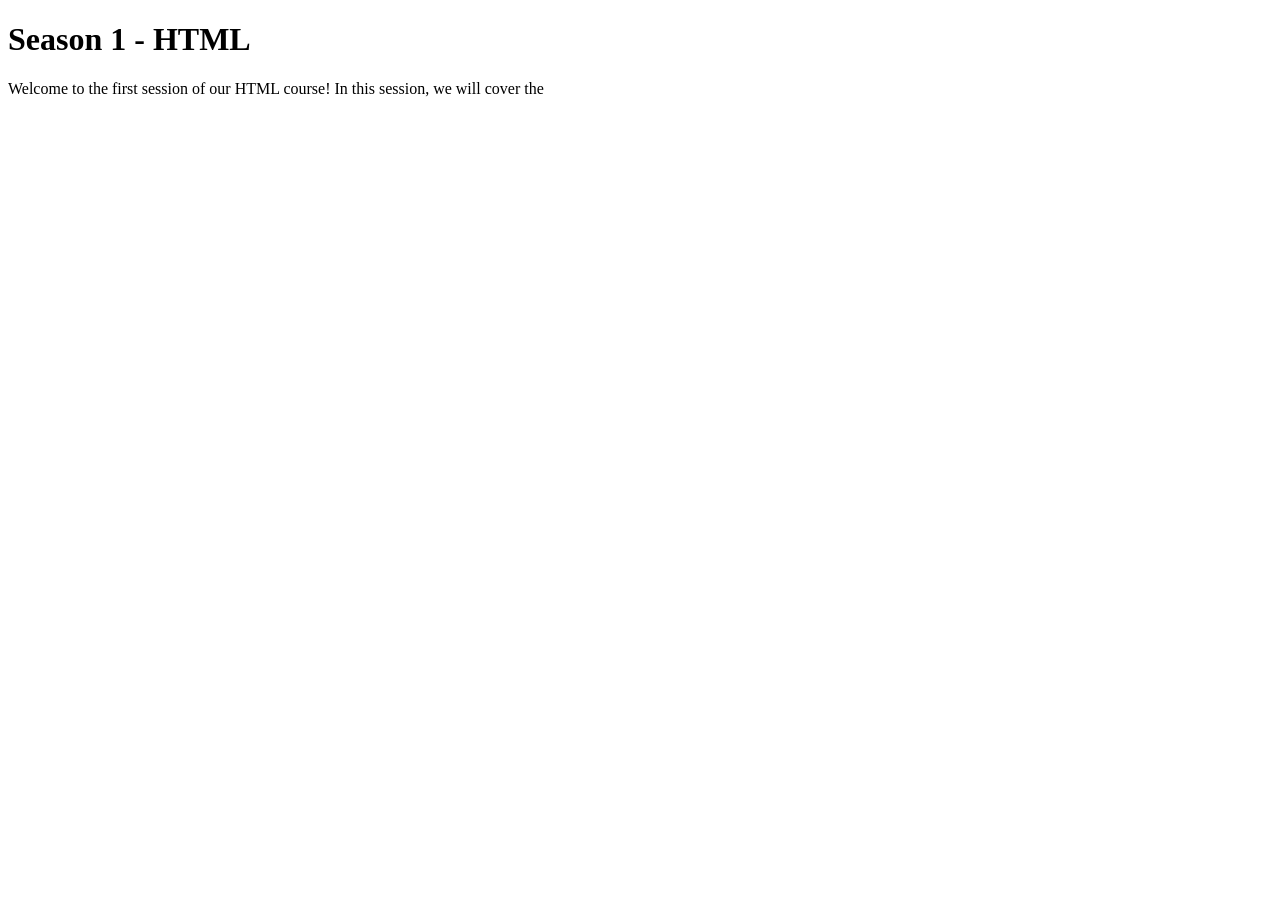
<file: latihan/html/index.html>
<!doctype html>
<html lang="en">
  <head>
    <meta charset="UTF-8" />
    <meta name="viewport" content="width=device-width, initial-scale=1.0" />
    <title>season 1 - html</title>
  </head>
  <body>
    <h1>Season 1 - HTML</h1>
    <p>
      Welcome to the first session of our HTML course! In this session, we will
      cover the
    </p>
  </body>
</html>
</file>
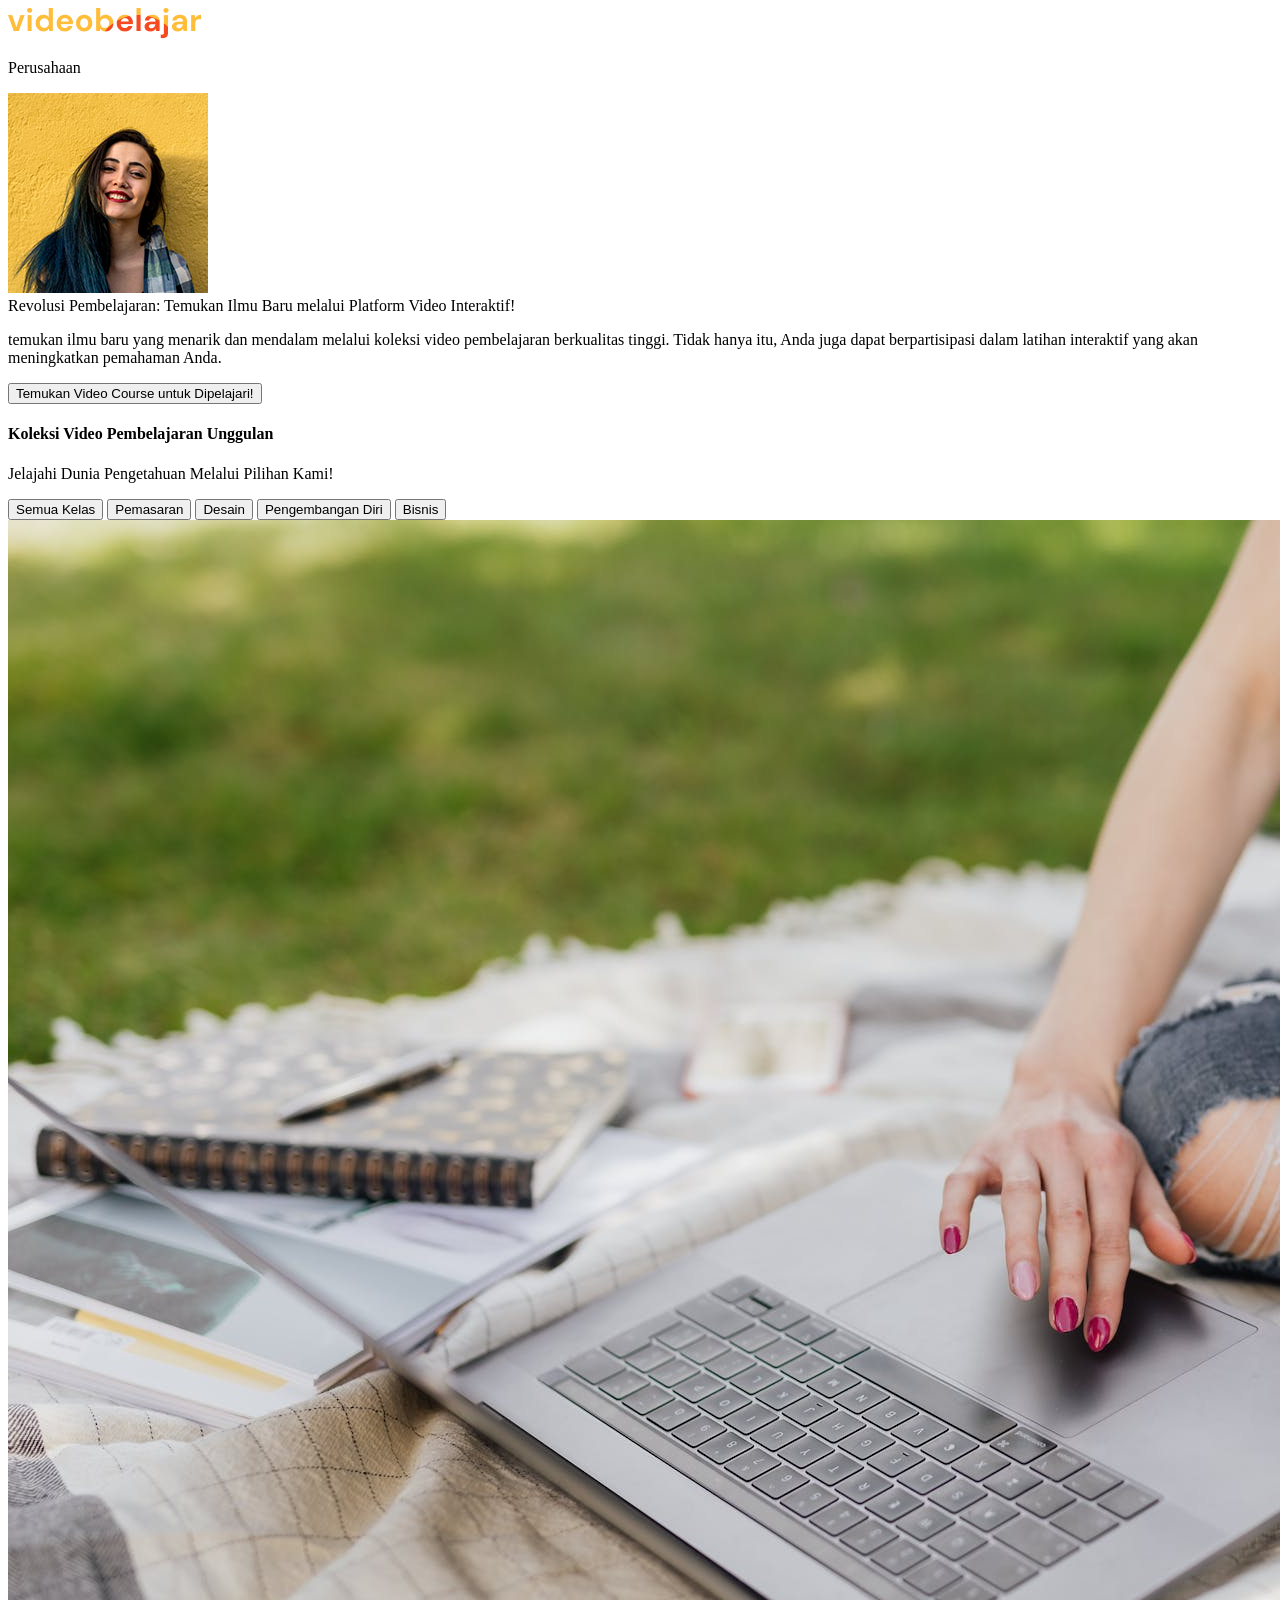
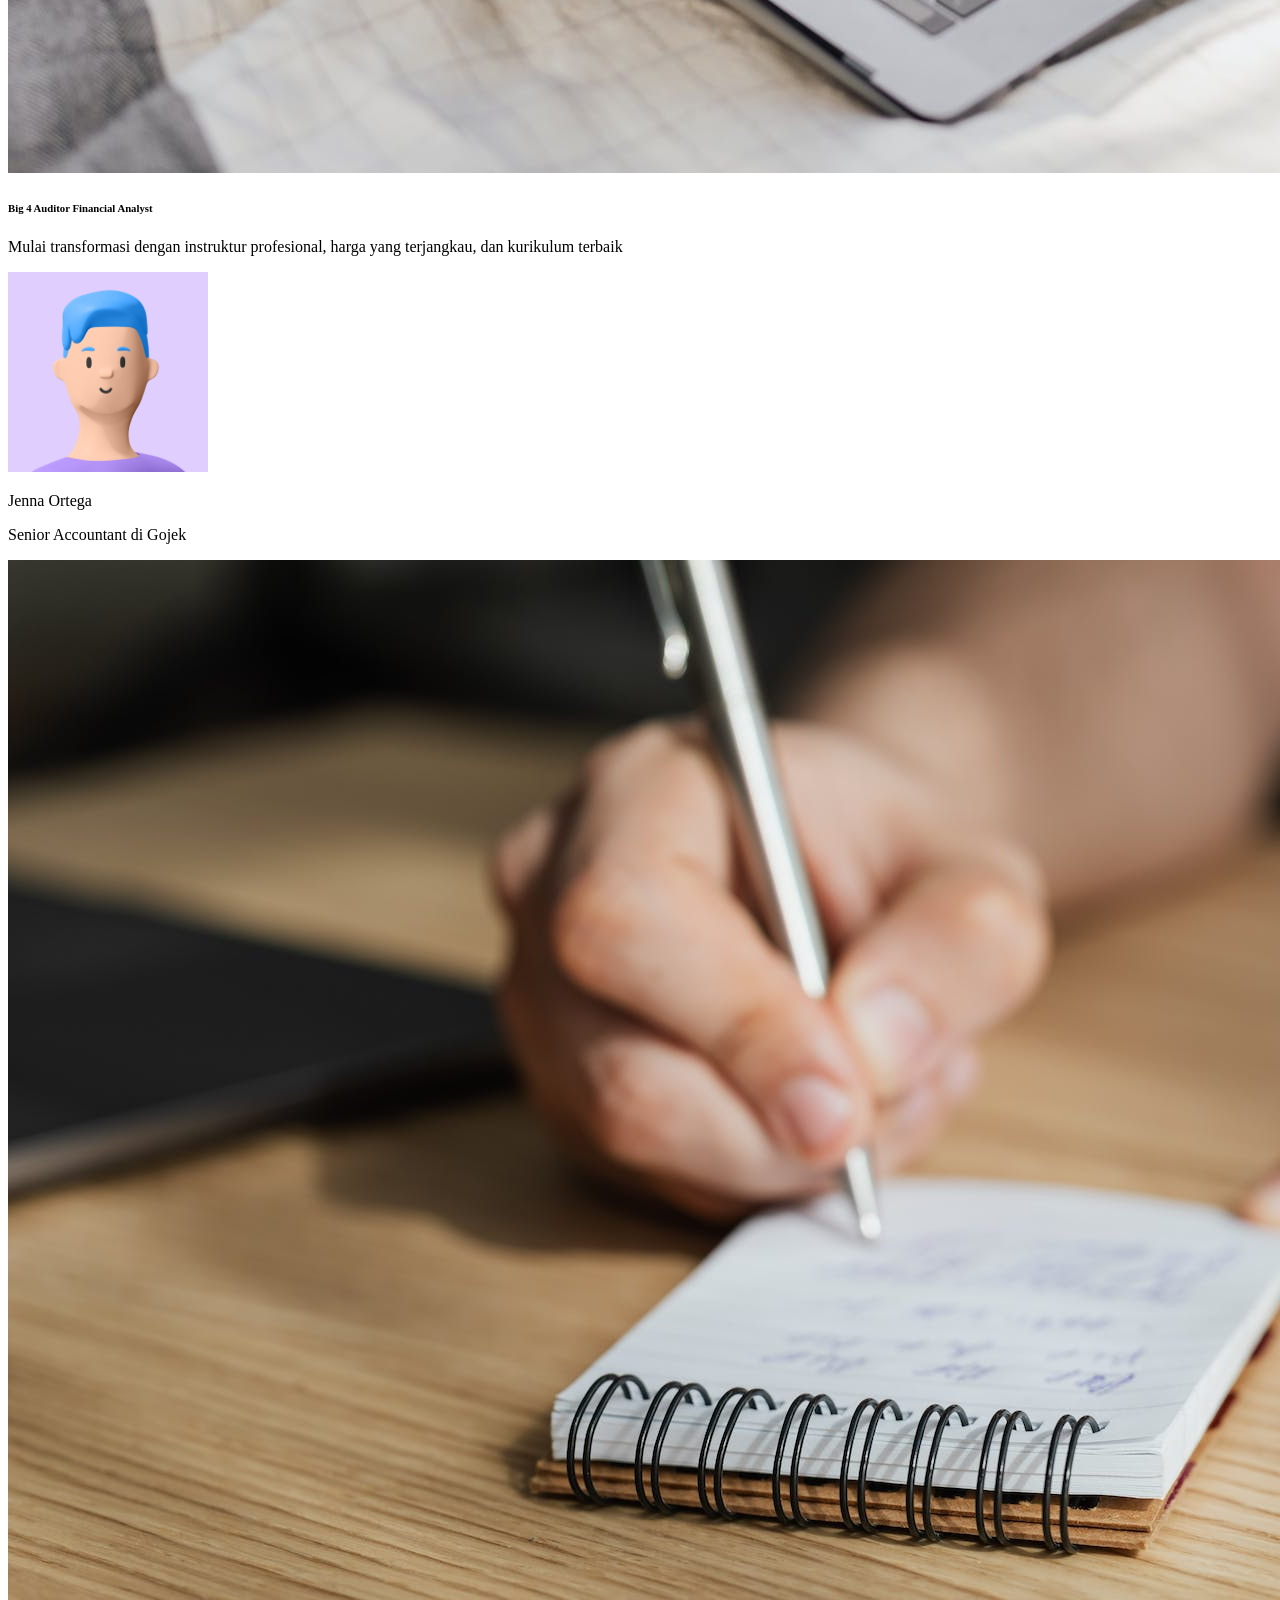
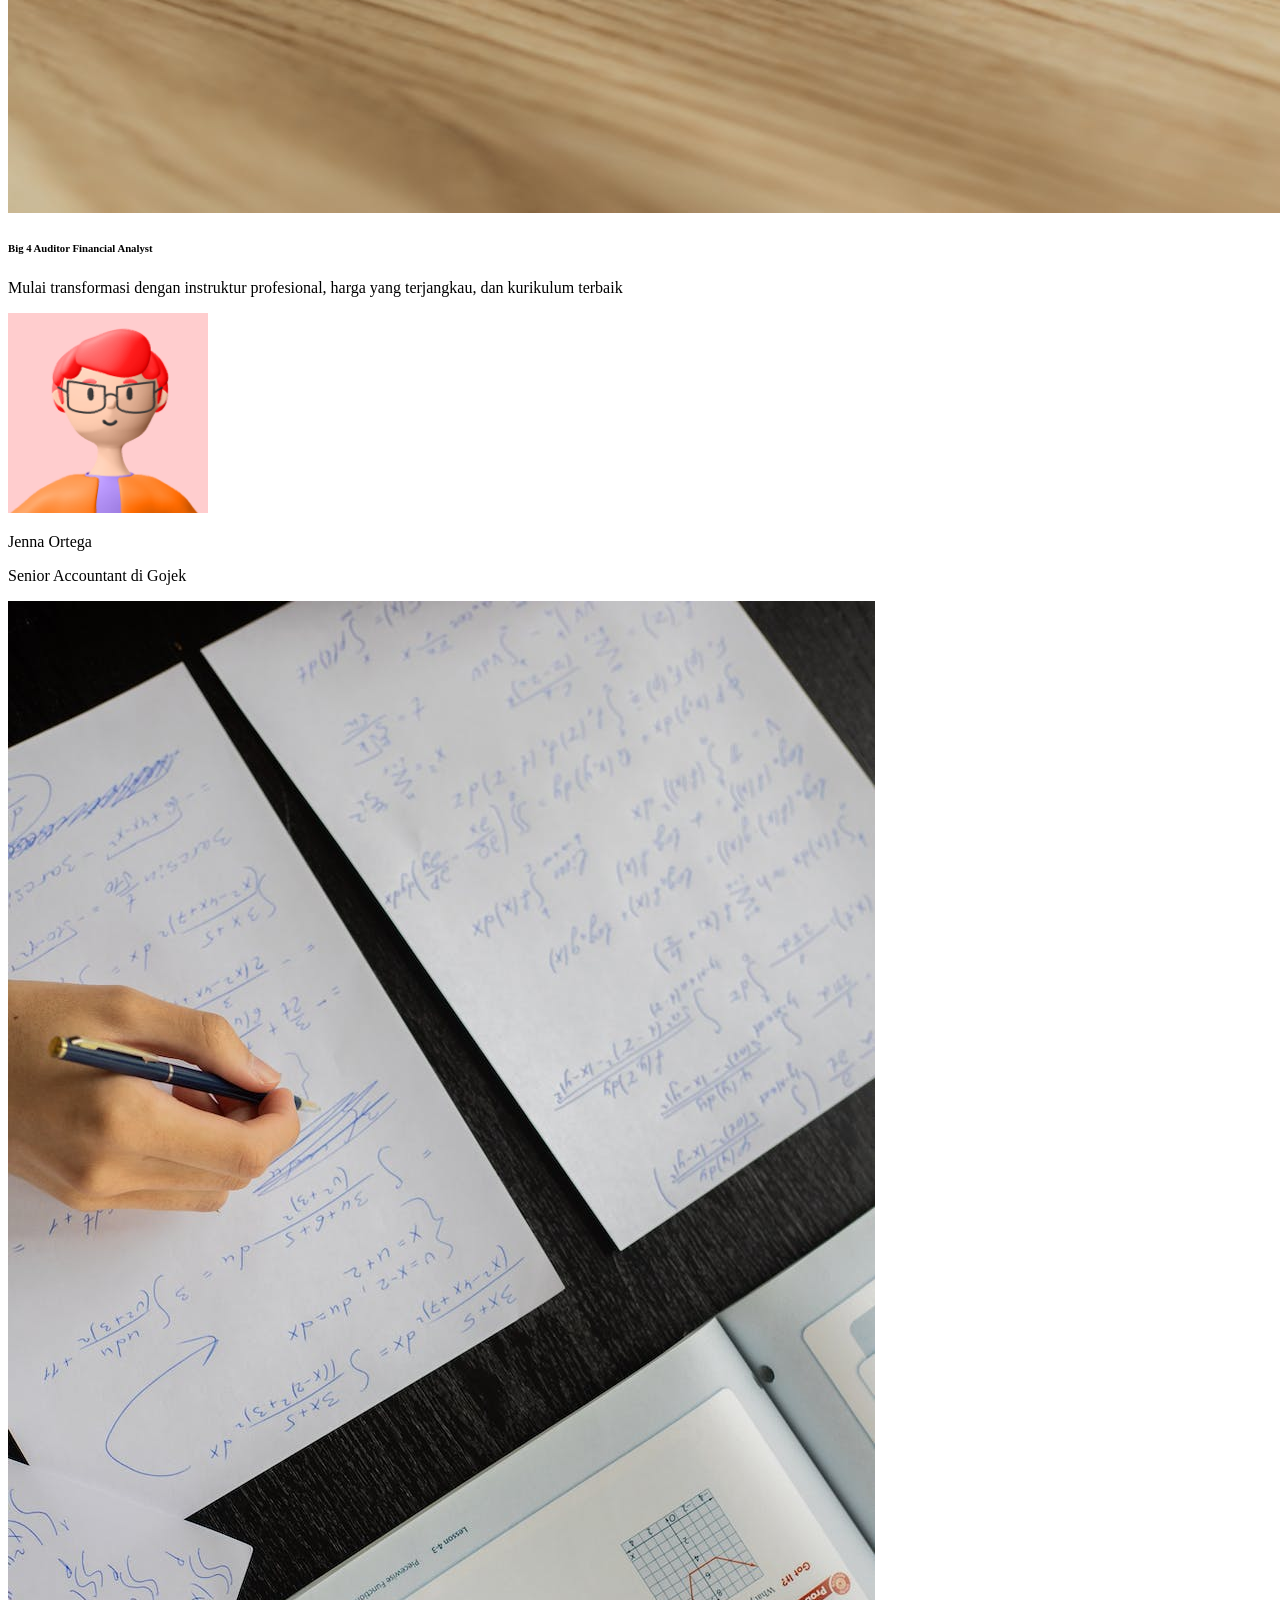
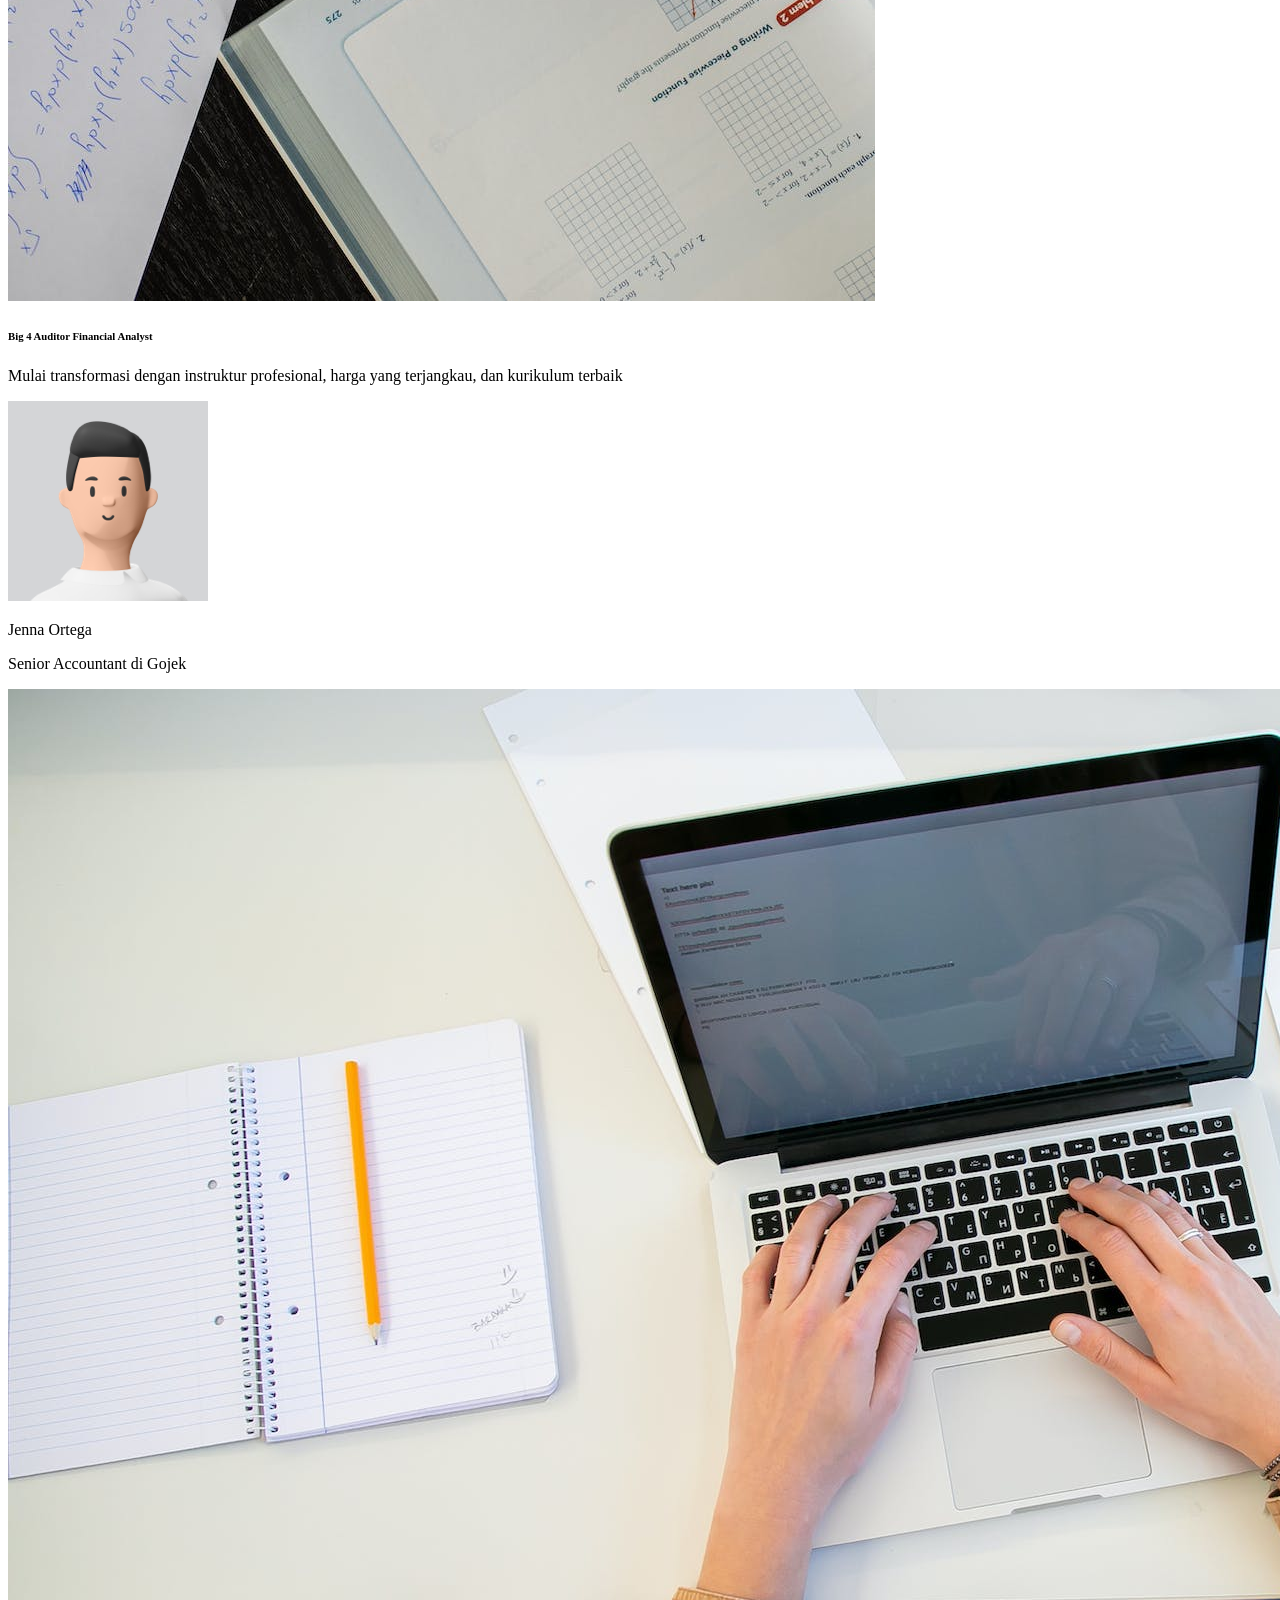
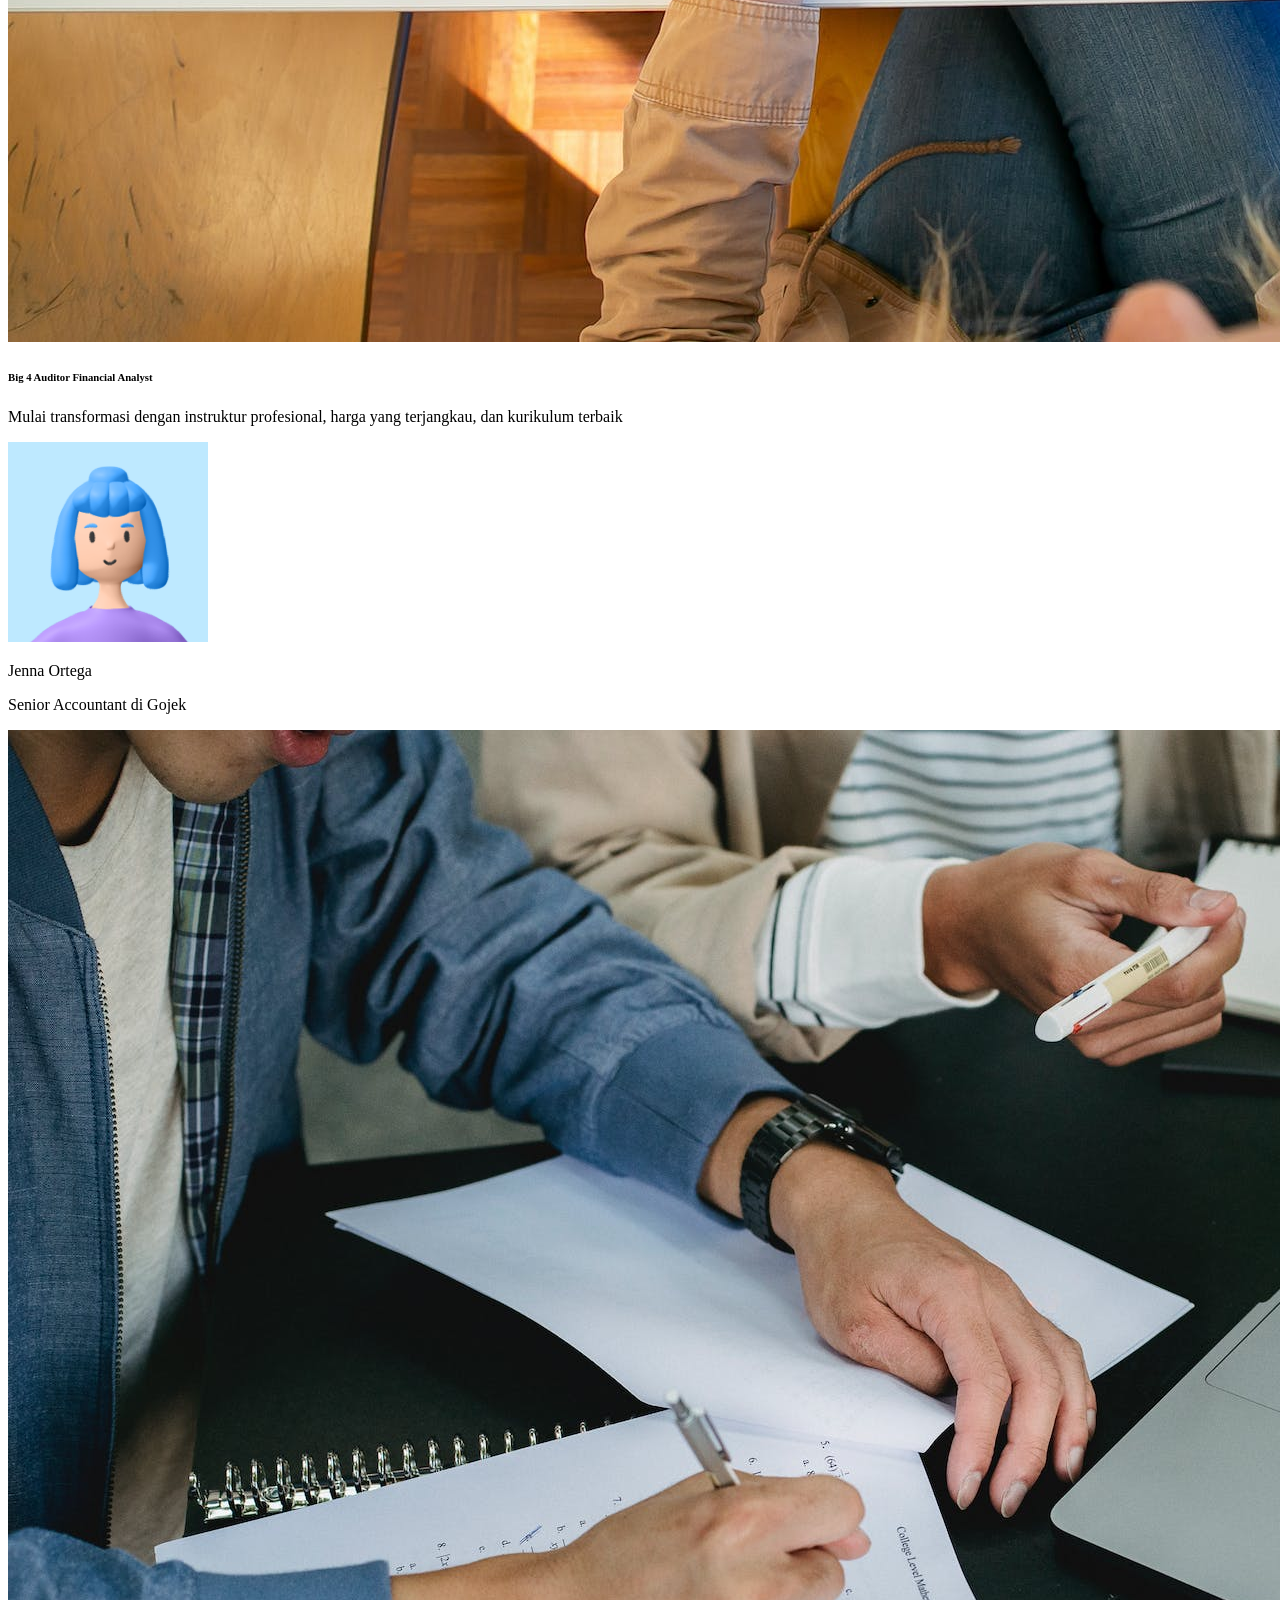
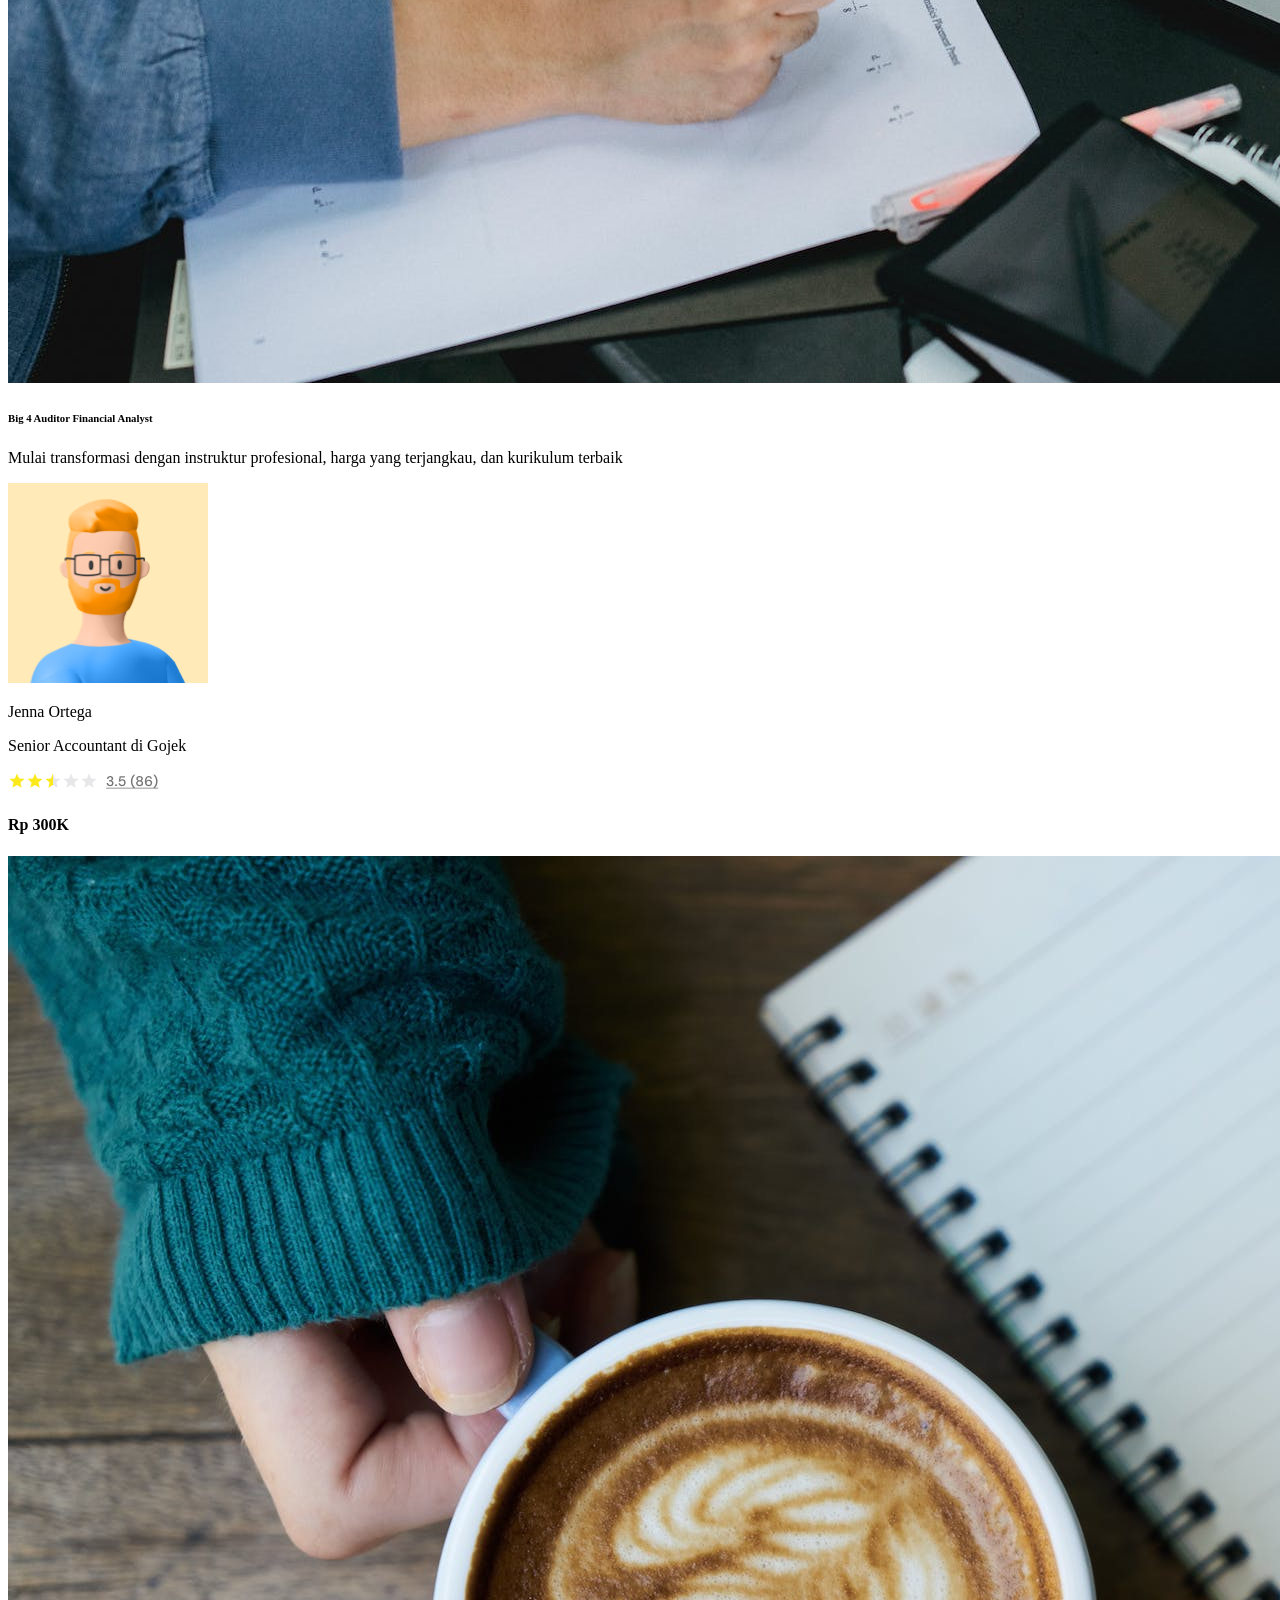
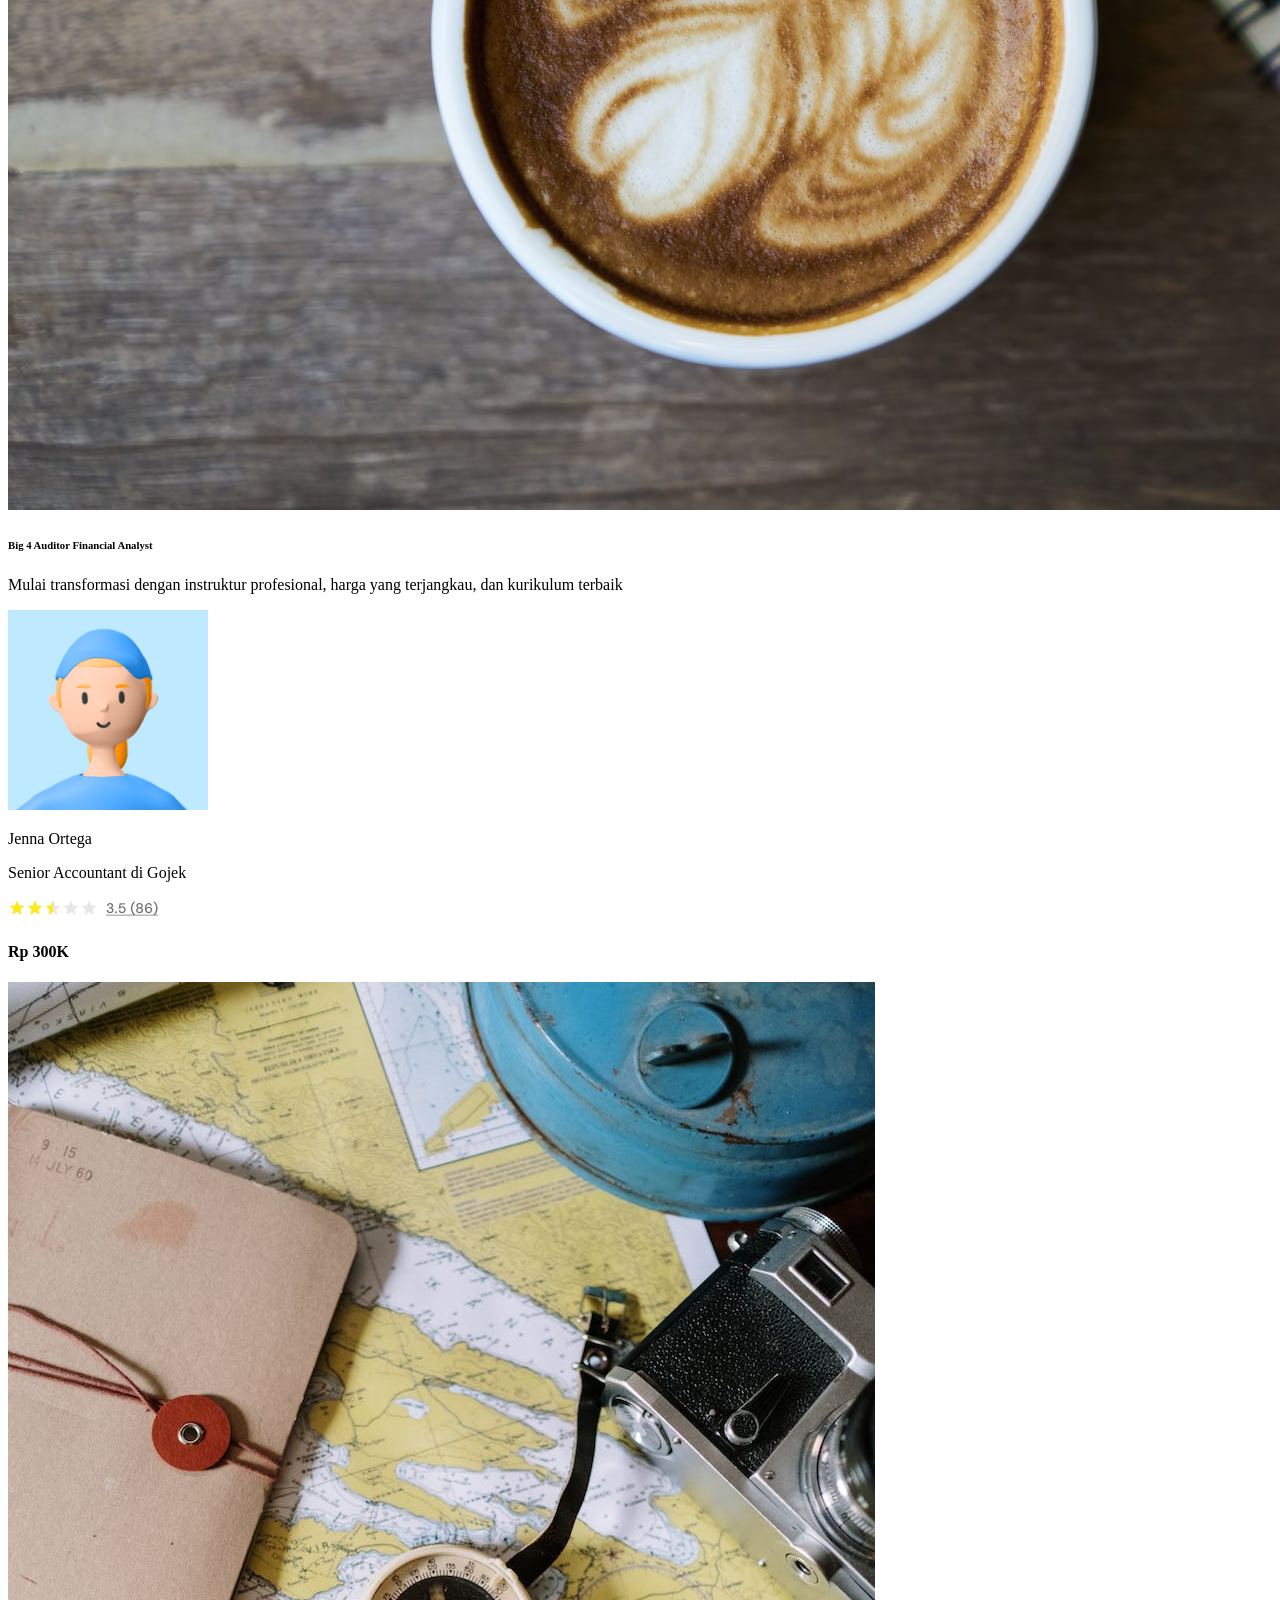
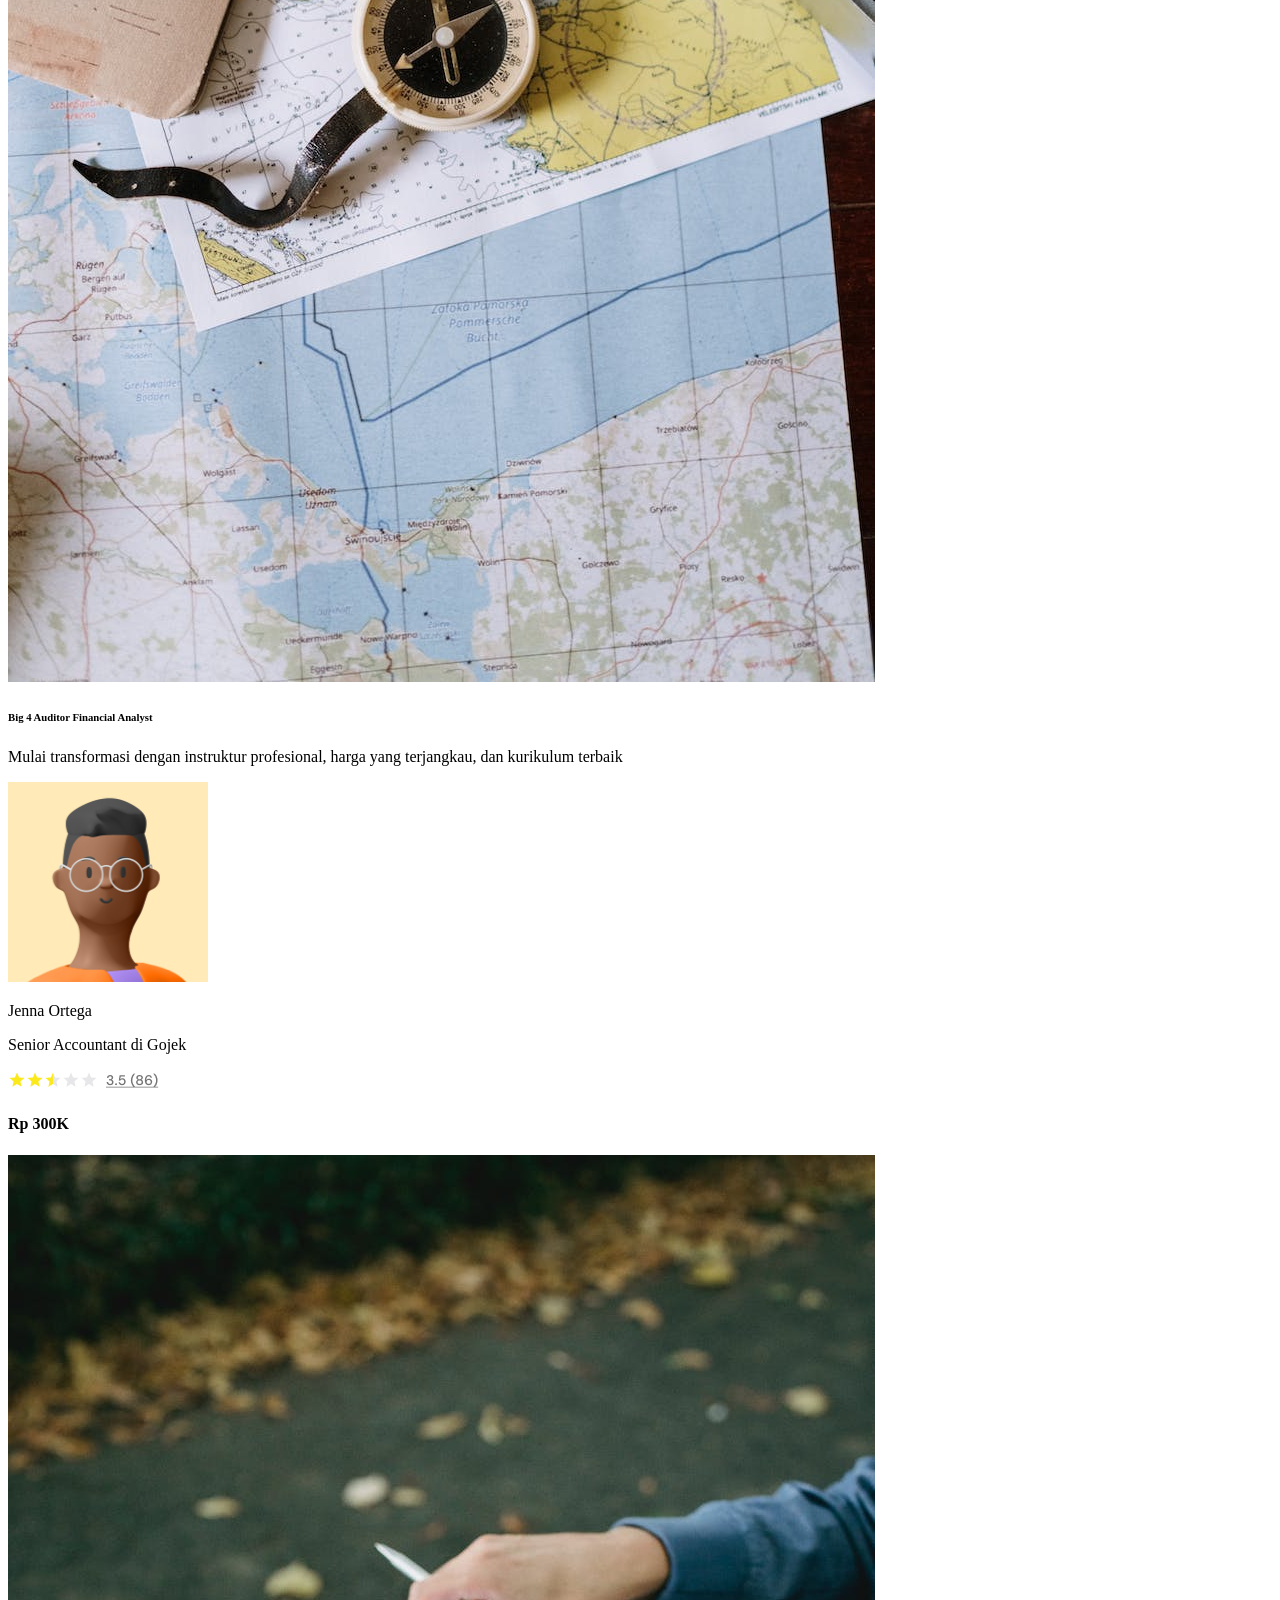
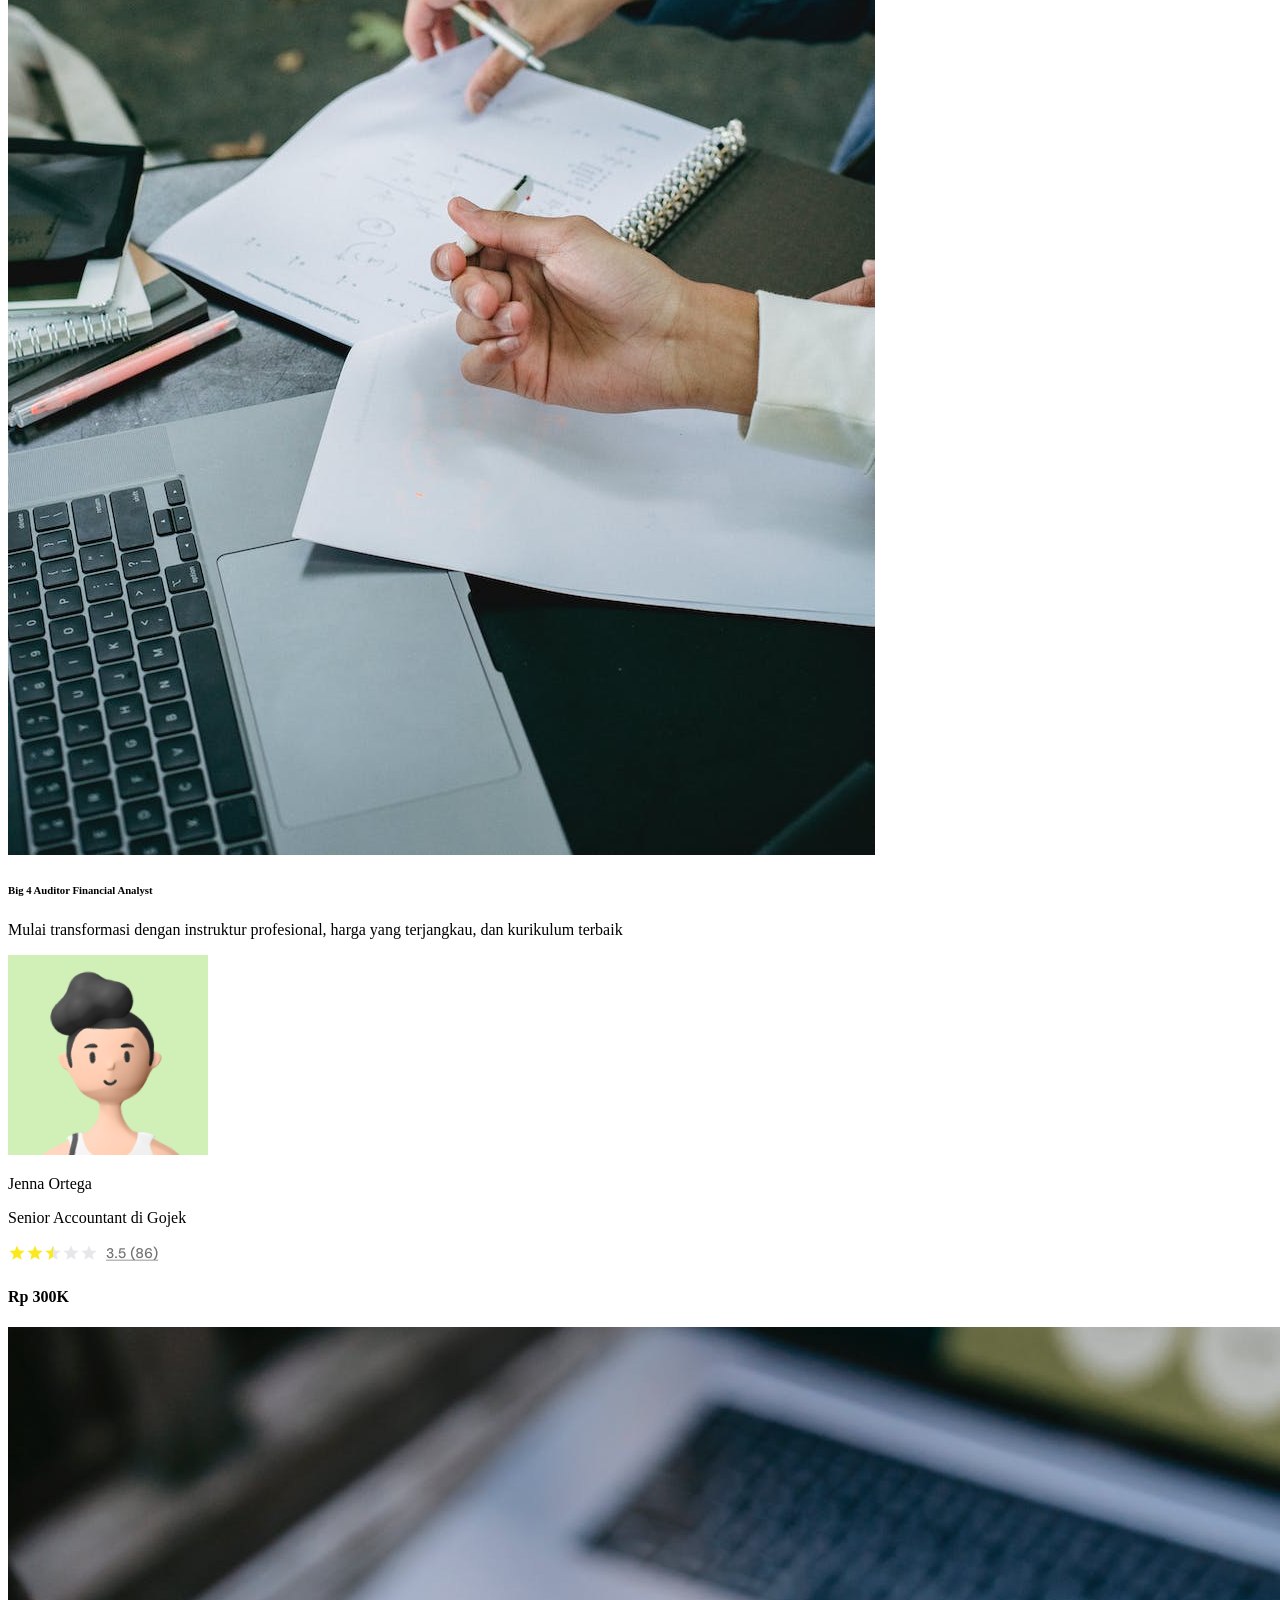
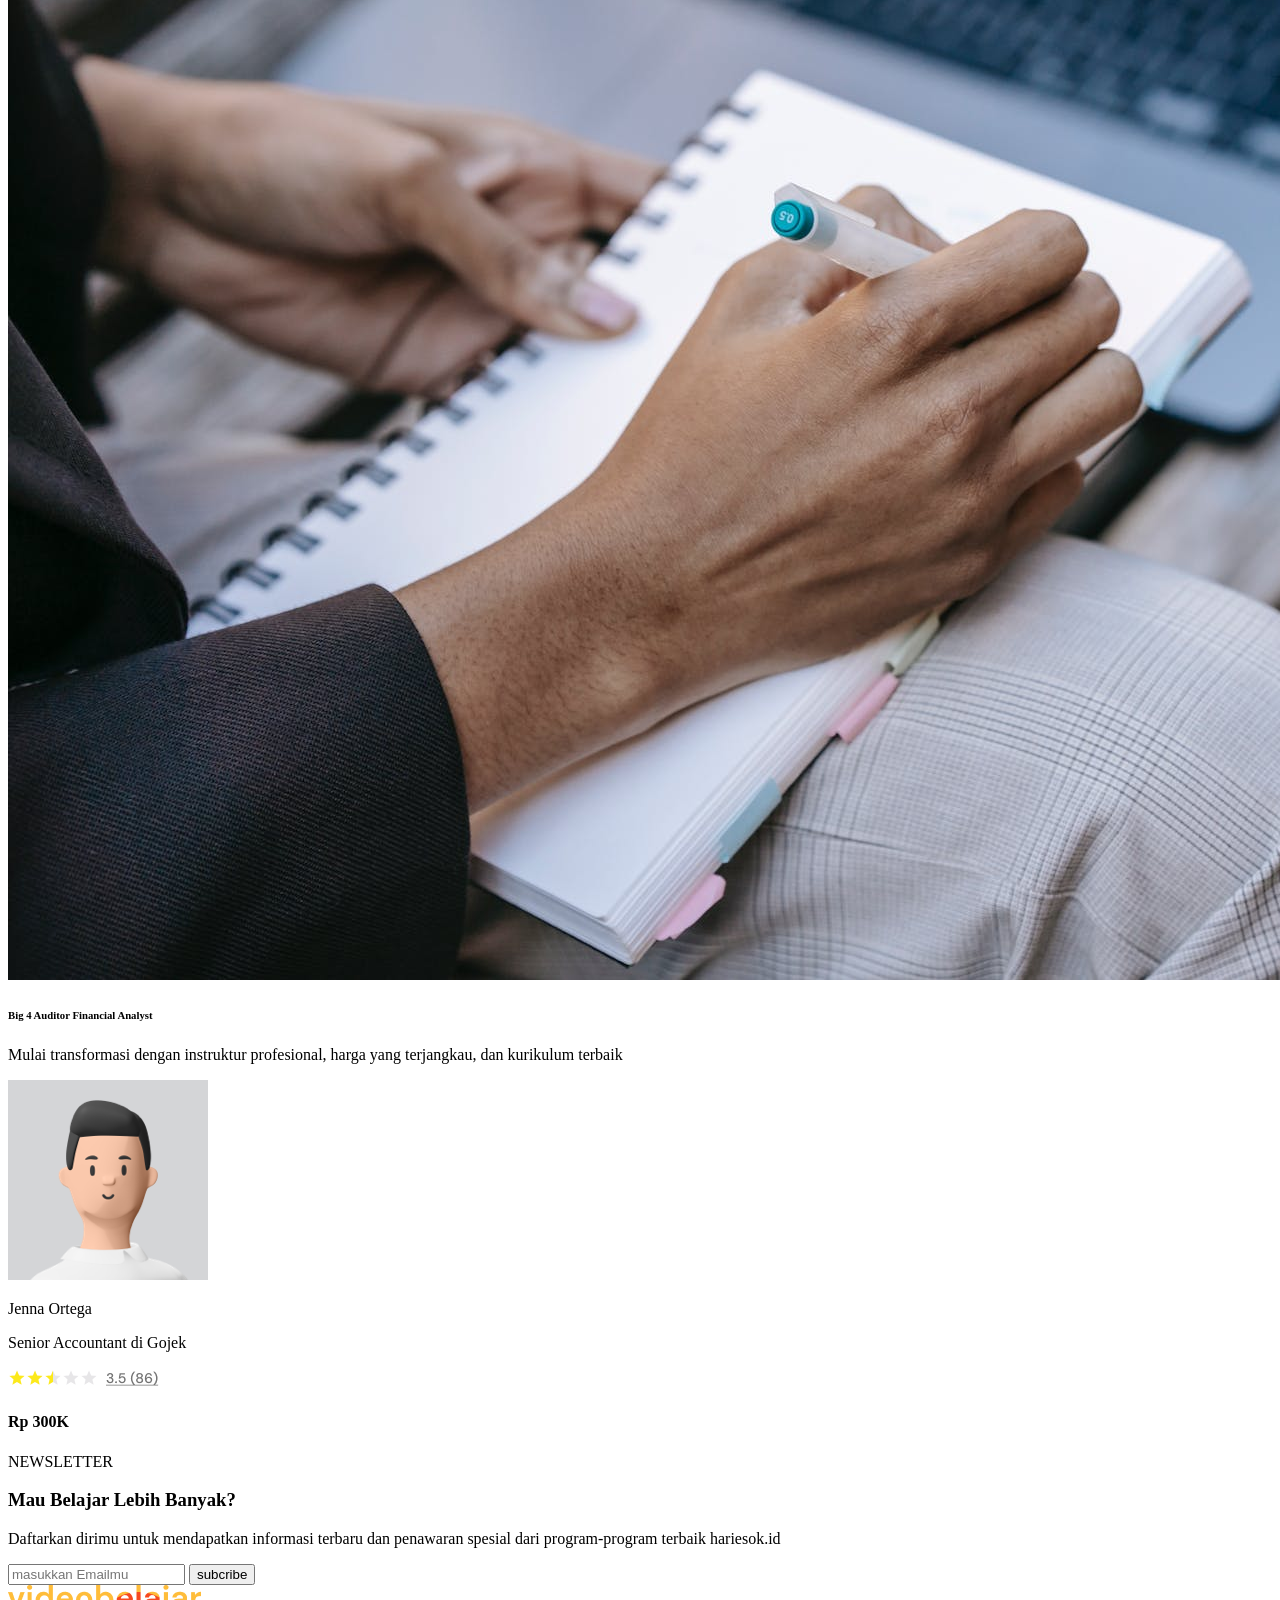
<file: mision_3/html/index.htm>
<!doctype html>
<html lang="en">
  <head>
    <meta charset="UTF-8" />
    <meta name="viewport" content="width=device-width, initial-scale=.0" />
    <title>home</title>
  </head>
  <body>
    <header>
      <nav class="navigetion">
        <div class="logo1">
          <img src="../img/Logo.png" alt="logo videobelajar" />
        </div>
      </nav>
      <div class="profile">
        <p>Perusahaan</p>
        <img src="../img/orgnav (1).png" alt="foto profile" />
      </div>
    </header>
    <main>
      <div class="hero-section">
        <h class="judul">
          Revolusi Pembelajaran: Temukan Ilmu Baru melalui Platform Video
          Interaktif!
        </h>
        <p class="deskripsi1">
          temukan ilmu baru yang menarik dan mendalam melalui koleksi video
          pembelajaran berkualitas tinggi. Tidak hanya itu, Anda juga dapat
          berpartisipasi dalam latihan interaktif yang akan meningkatkan
          pemahaman Anda.
        </p>
        <div class="cta">
          <button class="cta-button" href="#">
            Temukan Video Course untuk Dipelajari!
          </button>
        </div>
      </div>
      <div class="course-section">
        <h4 class="judul2">Koleksi Video Pembelajaran Unggulan</h4>
        <p class="deskripsi2">
          Jelajahi Dunia Pengetahuan Melalui Pilihan Kami!
        </p>
        <div class="category-filter">
          <button type="button" class="filter1">Semua Kelas</button>
          <button type="button" class="filter2">Pemasaran</button>
          <button type="button" class="filter3">Desain</button>
          <button type="button" class="filter4">Pengembangan Diri</button>
          <button type="button" class="filter5">Bisnis</button>
        </div>
        <div class="course-card">
          <div class="card">
            <img src="../img/1.jpg" alt="jpg1" />
            <h6>Big 4 Auditor Financial Analyst</h6>
            <p class="penjelasan">
              Mulai transformasi dengan instruktur profesional, harga yang
              terjangkau, dan kurikulum terbaik
            </p>
            <img src="../img/1.png" alt="png1" />
            <p class="nama">Jenna Ortega</p>
            <p class="pekerjaan">Senior Accountant di Gojek</p>
          </div>
          <div class="card">
            <img src="../img/2.jpg" alt="jpg2" />
            <h6>Big 4 Auditor Financial Analyst</h6>
            <p class="penjelasan">
              Mulai transformasi dengan instruktur profesional, harga yang
              terjangkau, dan kurikulum terbaik
            </p>
            <img src="../img/2.png" alt="png2" />
            <p class="nama">Jenna Ortega</p>
            <p class="pekerjaan">Senior Accountant di Gojek</p>
          </div>
          <div class="card">
            <img src="../img/3.jpg" alt="jpg3" />
            <h6>Big 4 Auditor Financial Analyst</h6>
            <p class="penjelasan">
              Mulai transformasi dengan instruktur profesional, harga yang
              terjangkau, dan kurikulum terbaik
            </p>
            <img src="../img/3.png" alt="png3" />
            <p class="nama">Jenna Ortega</p>
            <p class="pekerjaan">Senior Accountant di Gojek</p>
          </div>
          <div class="card">
            <img src="../img/4.jpg" alt="jpg4" />
            <h6>Big 4 Auditor Financial Analyst</h6>
            <p class="penjelasan">
              Mulai transformasi dengan instruktur profesional, harga yang
              terjangkau, dan kurikulum terbaik
            </p>
            <img src="../img/4.png" alt="png4" />
            <p class="nama">Jenna Ortega</p>
            <p class="pekerjaan">Senior Accountant di Gojek</p>
          </div>
          <div class="card">
            <img src="../img/5.jpg" alt="jpg5" />
            <h6>Big 4 Auditor Financial Analyst</h6>
            <p class="penjelasan">
              Mulai transformasi dengan instruktur profesional, harga yang
              terjangkau, dan kurikulum terbaik
            </p>
            <img src="../img/5.png" alt="png5" />
            <p class="nama">Jenna Ortega</p>
            <p class="pekerjaan">Senior Accountant di Gojek</p>
            <img src="../img/kepuasan.png" alt="reting" />
            <h4>Rp 300K</h4>
          </div>
          <div class="card">
            <img src="../img/6.jpg" alt="jpg6" />
            <h6>Big 4 Auditor Financial Analyst</h6>
            <p class="penjelasan">
              Mulai transformasi dengan instruktur profesional, harga yang
              terjangkau, dan kurikulum terbaik
            </p>
            <img src="../img/6.png" alt="png6" />
            <p class="nama">Jenna Ortega</p>
            <p class="pekerjaan">Senior Accountant di Gojek</p>
            <img src="../img/kepuasan.png" alt="reting" />
            <h4>Rp 300K</h4>
          </div>
          <div class="card">
            <img src="../img/7.jpg" alt="jpg7" />
            <h6>Big 4 Auditor Financial Analyst</h6>
            <p class="penjelasan">
              Mulai transformasi dengan instruktur profesional, harga yang
              terjangkau, dan kurikulum terbaik
            </p>
            <img src="../img/7.png" alt="png7" />
            <p class="nama">Jenna Ortega</p>
            <p class="pekerjaan">Senior Accountant di Gojek</p>
            <img src="../img/kepuasan.png" alt="reting" />
            <h4>Rp 300K</h4>
          </div>
          <div class="card">
            <img src="../img/8.jpg" alt="jpg8" />
            <h6>Big 4 Auditor Financial Analyst</h6>
            <p class="penjelasan">
              Mulai transformasi dengan instruktur profesional, harga yang
              terjangkau, dan kurikulum terbaik
            </p>
            <img src="../img/8.png" alt="png8" />
            <p class="nama">Jenna Ortega</p>
            <p class="pekerjaan">Senior Accountant di Gojek</p>
            <img src="../img/kepuasan.png" alt="reting" />
            <h4>Rp 300K</h4>
          </div>
          <div class="card">
            <img src="../img/9.jpg" alt="jpg9" />
            <h6>Big 4 Auditor Financial Analyst</h6>
            <p class="penjelasan">
              Mulai transformasi dengan instruktur profesional, harga yang
              terjangkau, dan kurikulum terbaik
            </p>
            <img src="../img/9.png" alt="png9" />
            <p class="nama">Jenna Ortega</p>
            <p class="pekerjaan">Senior Accountant di Gojek</p>
            <img src="../img/kepuasan.png" alt="reting" />
            <h4>Rp 300K</h4>
          </div>
        </div>
        <div class="letter">
          <p>NEWSLETTER</p>
          <h3>Mau Belajar Lebih Banyak?</h3>
          <p class="descripsi3">
            Daftarkan dirimu untuk mendapatkan informasi terbaru dan penawaran
            spesial dari program-program terbaik hariesok.id
          </p>
          <div class="inpu-email">
            <input
              type="email"
              id="email"
              name="email"
              placeholder="masukkan Emailmu"
              required
              autocorrect="off"
              autocomplete="off"
            />
            <button type="submit" class="subcribe">subcribe</button>
          </div>
        </div>
      </div>
    </main>
    <footer>
      <div class="brand">
        <div class="Brand-logo">
          <img src="../img/Logo.png" alt="logo videobelajar" class="logo2" />
        </div>
        <p class="descripsi4">
          Gali Potensi Anda Melalui Pembelajaran Video di hariesok.id!
        </p>
        <p class="alamat">Jl. Usman Effendi No. 50 Lowokwaru, Malang</p>
        <p class="nomor-telepon">+62-877-7123-1234</p>
      </div>
      <div class="box-Kategori">
        <p class="Kategori">Kategori</p>
        <a href="#1" class="Digital-Teknologi">Digital & Teknologi</a>
        <a href="#2" class="Pemasaran">Pemasaran</a>
        <a href="#3" class="Manajemen-Bisnis">Manajemen Bisnis</a>
        <a href="#4" class="Pengembangan-Diri">Pengembangan Diri</a>
        <a href="#5" class="Desain">Desain</a>
      </div>

      <div class="box-Perusahaan">
        <p class="Perusahaan">Perusahaan</p>
        <a href="#6" class="Tentang-Kami">Tentang Kami</a>
        <a href="#7" class="FAQ">FAQ</a>
        <a href="#8" class="Kebijakan-Privasi">Kebijakan Privasi</a>
        <a href="#9" class="Ketentuan-Layanan">Ketentuan Layanan</a>
        <a href="#10" class="Bantuan">Bantuan</a>
      </div>

      <div class="box-Komunitas">
        <p class="Komunitas">Komunitas</p>
        <a href="#11" class="Tips-Sukses">Tips Sukses</a>
        <a href="#12" class="Blog">Blog</a>
      </div>
      <p>@2023 Gerobak Sayur All Rights Reserved.</p>
      <div class="Social-Media">
        <img src="../img/Group 3.png" alt="in" class="in" />
        <img src="../img/Group 1.png" alt="facebook" class="facebook" />
        <img src="../img/Group 2.png" alt="intagram" class="intagram" />
        <img src="../img/Group 4.png" alt="twitter" class="twitter" />
      </div>
    </footer>
  </body>
</html>
</file>
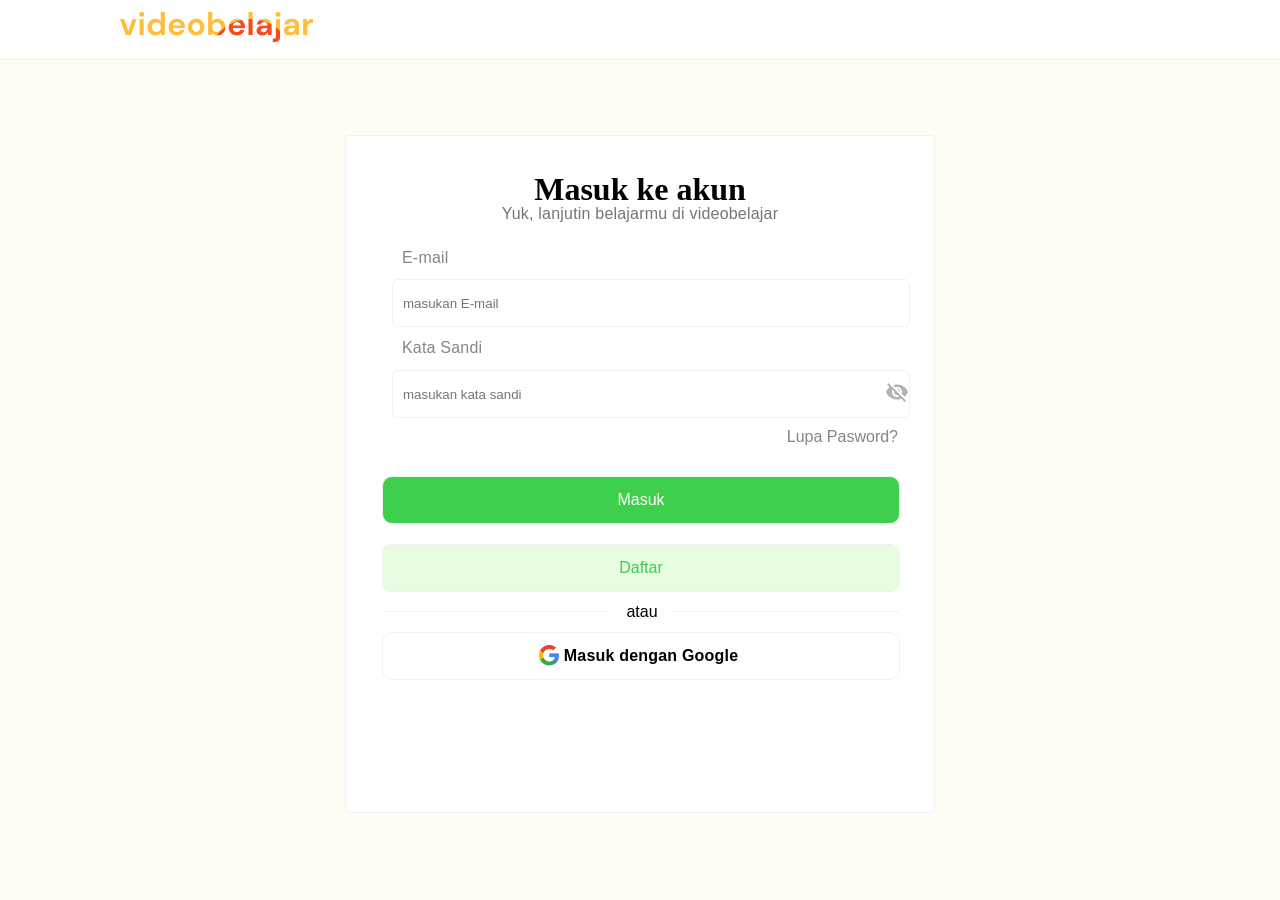
<file: mision_3/html/login-hp.html>
<!doctype html>
<html lang="en">
  <head>
    <meta charset="UTF-8" />
    <meta name="viewport" content="width=device-width, initial-scale=1.0" />
    <title>login</title>
    <link rel="stylesheet" href="../css/login-hp.css" />
  </head>
  <body>
    <header class="header">
      <nav class="navigation">
        <div class="logo">
          <img src="../img/Logo.png" alt="" />
        </div>
      </nav>
    </header>
    <main class="login-page">
      <section class="login-card">
        <article>
          <h3 class="login-tittle">Masuk ke akun</h3>
          <p class="login-subtitle">Yuk, lanjutin belajarmu di videobelajar</p>
        </article>
        <form class="login-form">
          <div class="input-box">
            <div class="login-email">
              <label class="label-email" for="email">E-mail</label>
              <input
                type="email"
                id="email"
                name="email"
                placeholder="masukan E-mail"
                required
                autocorrect="off"
                autocomplete="off"
              />
            </div>
            <div class="login-password">
              <label class="label-password" for="password">Kata Sandi</label>
              <div class="grup-password">
                <input
                  type="password"
                  id="password"
                  name="password"
                  placeholder="masukan kata sandi"
                  required
                  autocorrect="off"
                  autocomplete="off"
                />
                <button type="button" href="#9">
                  <img src="../img/mdi_eye-off.png" alt="" />
                </button>
              </div>
            </div>
          </div>
          <div class="form-lupa">
            <a class="lupa" href="#1">Lupa Pasword?</a>
          </div>
          <div class="form-button">
            <button class="masuk" type="submit">Masuk</button>
            <a class="daftar" href="../html/Pendaftaran-akun.html">Daftar</a>
            <p class="atau">atau</p>
            <button class="google" type="button" href="#5">
              <img src="../img/logos_google-icon.png" alt="logo_google" />
              <p>Masuk dengan Google</p>
            </button>
          </div>
        </form>
      </section>
    </main>
  </body>
</html>
</file>
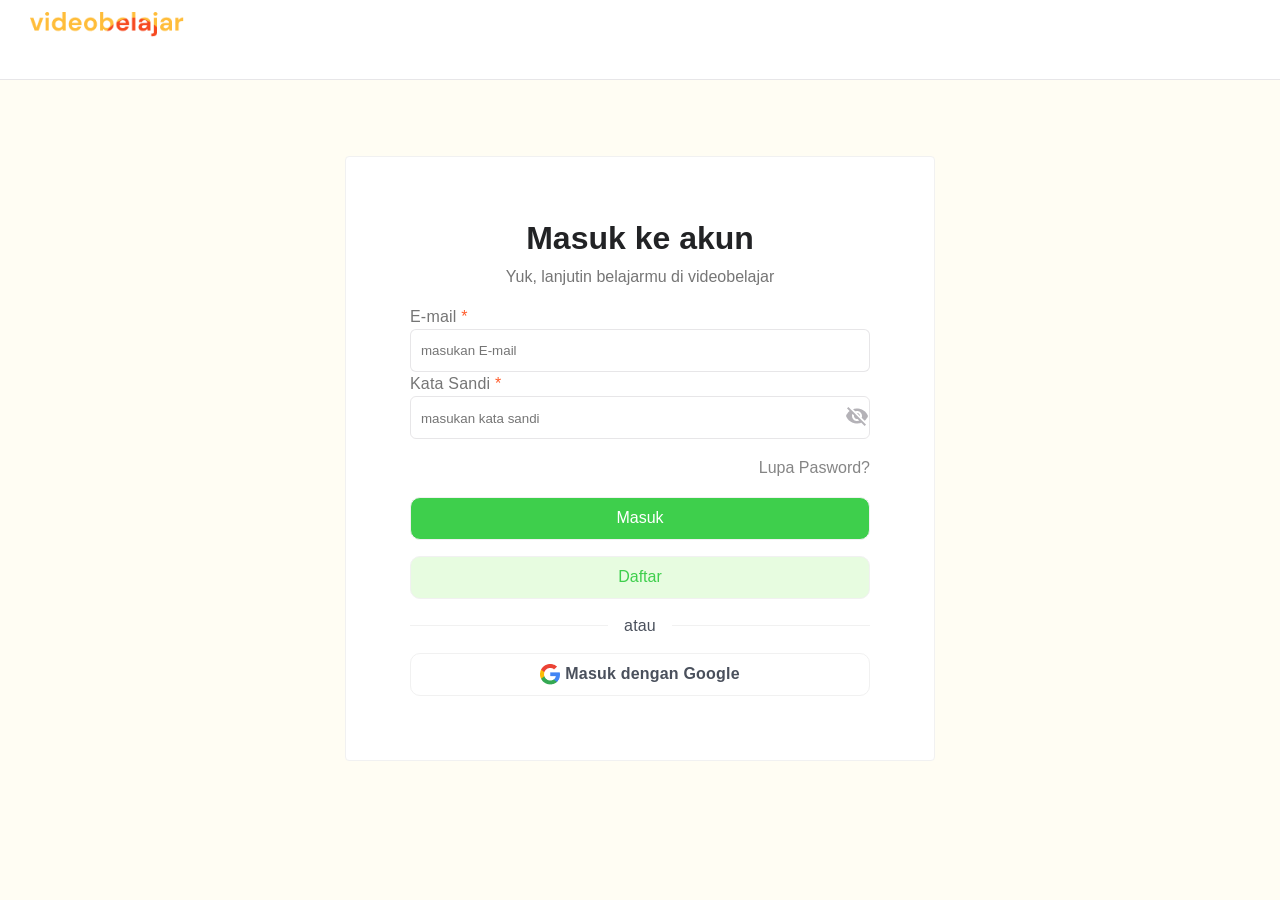
<file: mision_3/html/login.htm>
<!doctype html>
<html lang="en">
  <head>
    <meta charset="UTF-8" />
    <meta name="viewport" content="width=device-width, initial-scale=1.0" />
    <title>login</title>
    <link rel="stylesheet" href="../css/login.css" />
  </head>
  <body>
    <header class="header">
      <nav class="navigation">
        <div class="logo">
          <img src="../img/Logo.png" alt="logo videobelajar"" />
        </div>
      </nav>
    </header>
    <main class="login-page">
      <section class="login-card">
        <article class="login-header">
          <h3 class="login-tittle">Masuk ke akun</h3>
          <p class="login-subtitle">Yuk, lanjutin belajarmu di videobelajar</p>
        </article>
        <form class="login-form">
          <div class="input-box">
            <div class="login-email">
              <label class="label-email" for="email"
                >E-mail
                <span>*</span>
              </label>
              <input
                type="email"
                id="email"
                name="email"
                placeholder="masukan E-mail"
                required
                autocorrect="off"
                autocomplete="off"
              />
            </div>
            <div class="login-password">
              <label class="label-password" for="password"
                >Kata Sandi
                <span>*</span>
              </label>
              <div class="input-password">
                <input
                  type="password"
                  id="password"
                  name="password"
                  placeholder="masukan kata sandi"
                  required
                  autocorrect="off"
                  autocomplete="off"
                />
                <button type="button" href="#9">
                  <img src="../img/mdi_eye-off.png" alt="" />
                </button>
              </div>
            </div>
          </div>
          <div class="form-lupa">
            <a class="lupa" href="#1">Lupa Pasword?</a>
          </div>
          <div class="form-button">
            <button class="masuk" type="submit">Masuk</button>
            <a class="daftar" href="../html/Pendaftaran-akun.html">Daftar</a>
            <p class="atau">atau</p>
            <button class="google" type="button" href="#5">
              <img src="../img/logos_google-icon.png" alt="logo_google" />
              <p>Masuk dengan Google</p>
            </button>
          </div>
        </form>
      </section>
    </main>
  </body>
</html>
</file>
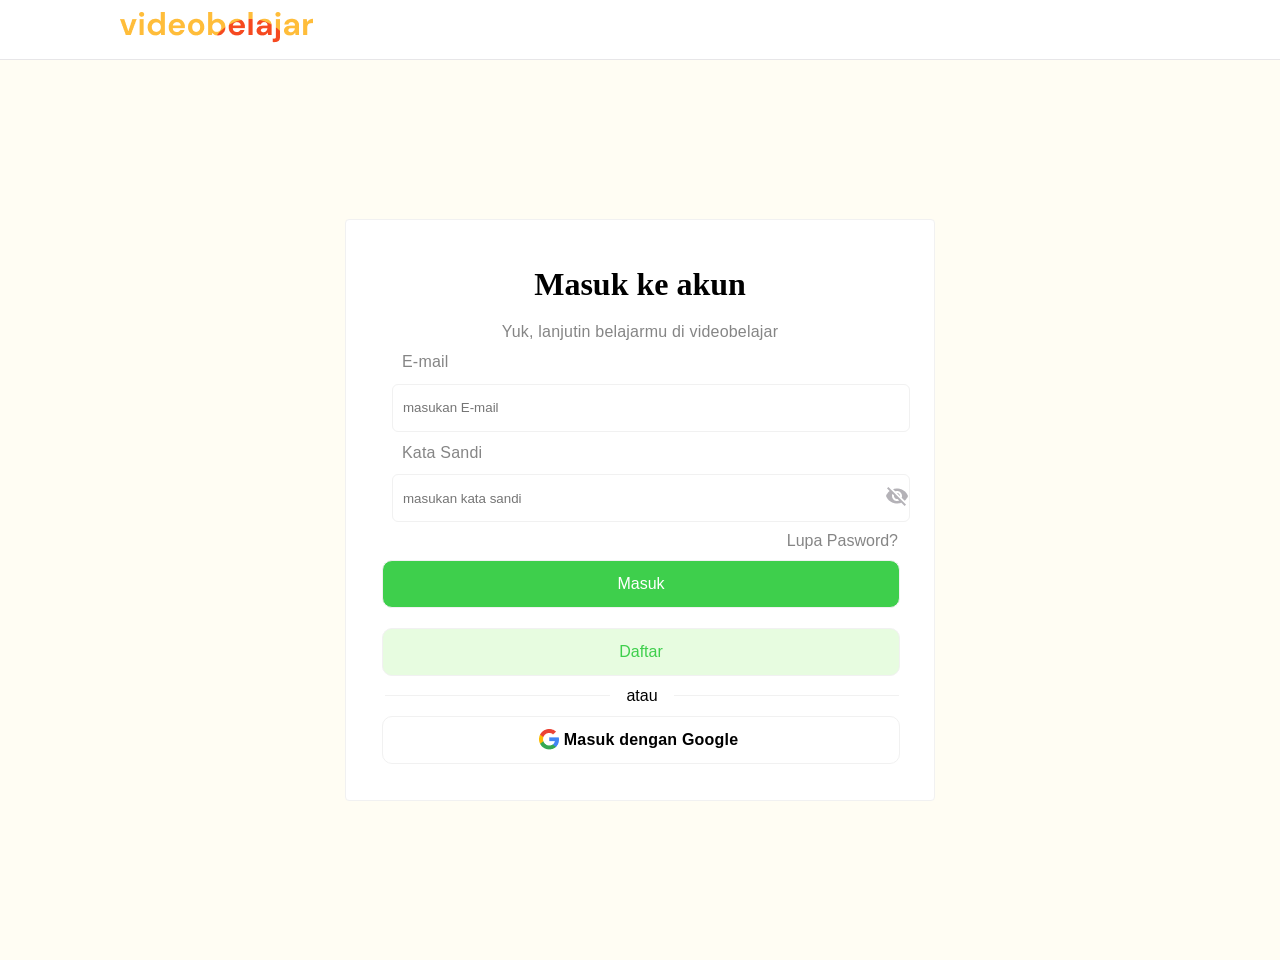
<file: mision_3/html/login_mission_3.htm>
<!doctype html>
<html lang="en">
  <head>
    <meta charset="UTF-8" />
    <meta name="viewport" content="width=device-width, initial-scale=1.0" />
    <title>login</title>
    <link rel="stylesheet" href="../css/login_mission_3.css" />
  </head>
  <body>
    <header class="header">
      <nav class="navigation">
        <div class="logo">
          <img src="../img/Logo.png" alt="" />
        </div>
      </nav>
      <main class="login-page">
        <section class="login-card">
          <article>
            <h3 class="login-tittle">Masuk ke akun</h3>
            <p class="login-subtitle">
              Yuk, lanjutin belajarmu di videobelajar
            </p>
          </article>
          <form class="login-form">
           <div class="input-box">
            <div class="login-email">
              <label class="label-email" for="email">E-mail</label>
              <input
                type="email"
                id="email"
                name="email"
                placeholder="masukan E-mail"
                required
                autocorrect="off"
              />
            </div>
            <div class="login-password">
              <label class="label-password" for="password">Kata Sandi</label>
              <div class="grup-password">
               <input
                type="password"
                id="password"
                name="password"
                placeholder="masukan kata sandi"
                required
                autocorrect="off"
                />
                <button type="button" href="#9"><img src="../img/mdi_eye-off.png" alt="" /></button>
             </div>
            </div>
            
           </div>
           <div class="form-lupa">
            <a class="lupa" href="#1">Lupa Pasword?</a>
            </div>
            <div class="form-button">
            <button class="masuk" type="submit">Masuk</button>
            <a class="daftar" href="#2">Daftar</a>
            <p class="atau">atau</p>
            <button class="google" type="button" href="#5">
              <img src="../img/logos_google-icon.png" alt="logo_google" /><p>
              Masuk dengan Google</p>
              </button>
           </div>
           </form>
          </div>
        </section>
      </main>
    </header>
  </body>
</html>
</file>
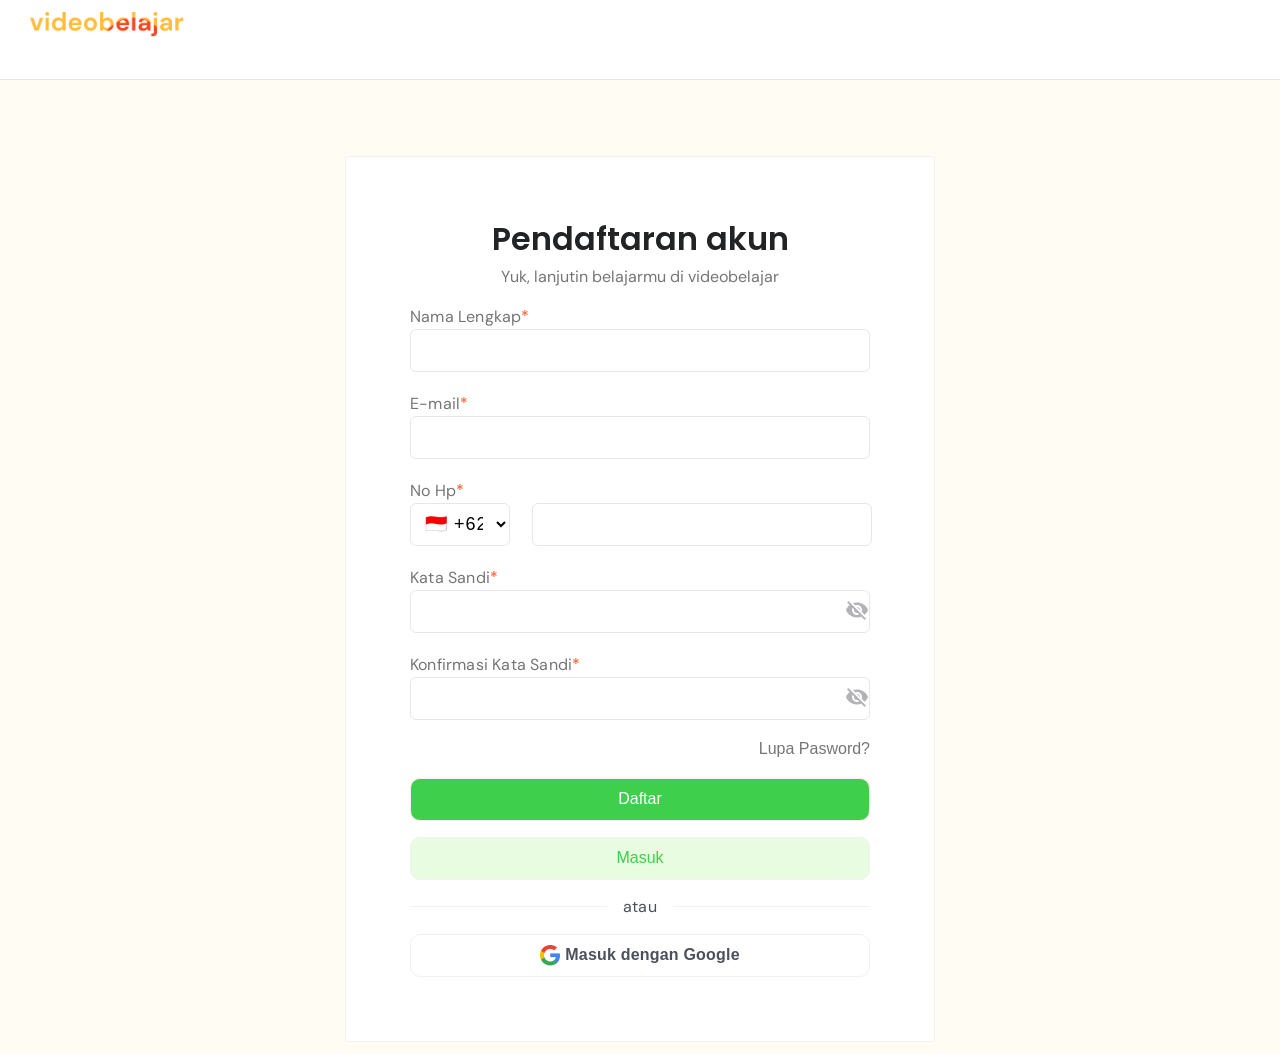
<file: mision_3/html/Pendaftaran-akun.html>
<!doctype html>
<html lang="en">
  <head>
    <meta charset="UTF-8" />
    <meta name="viewport" content="width=device-width, initial-scale=1.0" />
    <title>Pendaftaran Akun</title>
    <link rel="stylesheet" href="../css/pendaftaran.css" />

    <!------------------google font----------------------->
    <link rel="preconnect" href="https://fonts.googleapis.com" />
    <link rel="preconnect" href="https://fonts.gstatic.com" crossorigin />
    <link
      href="https://fonts.googleapis.com/css2?family=DM+Sans:ital,opsz,wght@0,9..40,100..1000;1,9..40,100..1000&family=Poppins:ital,wght@0,100;0,200;0,300;0,400;0,500;0,600;0,700;0,800;0,900;1,100;1,200;1,300;1,400;1,500;1,600;1,700;1,800;1,900&display=swap"
      rel="stylesheet"
    />
  </head>
  <body>
    <header class="header">
      <nav class="navigation">
        <div class="logo">
          <img src="../img/Logo.png" alt="" />
        </div>
      </nav>
    </header>

    <main class="register-page">
      <section class="register-card">
        <article class="register-header">
          <h3 class="register-title">Pendaftaran akun</h3>
          <p class="register-subtitle">
            Yuk, lanjutin belajarmu di videobelajar
          </p>
        </article>

        <form action="#1" method="get" class="register-form">
          <div class="register-name">
            <label class="label-name" for="nama"
              >Nama Lengkap<span>*</span>
            </label>
            <input
              type="text"
              id="nama"
              autocomplete="off"
              autocorrect="off"
              required
            />
          </div>

          <div class="register-email">
            <label for="email" class="label-email">E-mail<span>*</span></label>
            <input
              type="email"
              id="email"
              autocomplete="off"
              autocorrect="off"
              spellcheck="false"
              required
            />
          </div>

          <div class="register-hp">
            <label for="No.Hp" class="no-hp">No Hp<span>*</span></label>
            <div class="register-hpnumber">
              <div class="register-contry">
                <select name="No-Hp" id="No.Hp">
                  <option value="+62">🇮🇩 +62</option>
                  <option value="+60">🇲🇾 +60</option>
                  <option value="+65">🇸🇬 +65</option>
                  <option value="+66">🇹🇭 +66</option>
                </select>
              </div>

              <div class="register-number">
                <input
                  type="tel"
                  id="No.Hp"
                  inputmode="numeric"
                  pattern="[0-9]+"
                  autocomplete="off"
                  autocorrect="off"
                  required
                  spellcheck="false"
                />
              </div>
            </div>
          </div>

          <div class="register-password">
            <label class="label-password" for="password"
              >Kata Sandi<span>*</span></label
            >

            <div class="input-password">
              <input
                type="password"
                id="password"
                name="password"
                required
                autocorrect="off"
                autocomplete="off"
                spellcheck="false"
              />

              <button type="button" href="#9">
                <img src="../img/mdi_eye-off.png" alt="" />
              </button>
            </div>
          </div>

          <div class="register-kopassword">
            <label class="label-kopassword" for="password"
              >Konfirmasi Kata Sandi<span>*</span></label
            >

            <div class="input-kopassword">
              <input
                type="password"
                id="password"
                name="password"
                required
                autocorrect="off"
                autocomplete="off"
                spellcheck="false"
              />

              <button type="button" href="#9">
                <img src="../img/mdi_eye-off.png" alt="" />
              </button>
            </div>
          </div>

          <div class="form-lupa">
            <a class="lupa" href="#1">Lupa Pasword?</a>
          </div>
          <div class="form-button">
            <button class="Daftar" type="submit">Daftar</button>
            <a class="Masuk" href="../html/login.htm">Masuk</a>
            <p class="atau">atau</p>
            <button class="google" type="button" href="#5">
              <img src="../img/logos_google-icon.png" alt="logo_google" />
              <p>Masuk dengan Google</p>
            </button>
          </div>
        </form>
      </section>
    </main>
  </body>
</html>
</file>
<file: mision_3/css/login-hp.css>
* {
  margin: 0;
  padding: 0;
  box-sizing: border-box;
}

body {
  background-color: rgba(255, 253, 243, 1) /* #fffdf3 */;
  font-family: sans-serif;
}

.navigation {
  width: 100%;
  background-color: rgba(255, 255, 255, 1);
  border-bottom: 1px solid rgba(241, 241, 241, 1);
  padding: 12px 24px;
  box-shadow: 0 0 1 0 rgba(62, 67, 74, 0.31);
  box-shadow: 4px 8px 12px 0 rgba(62, 67, 74, 0.15);
}

.login-page {
  min-height: calc(100vh - 72px);
  display: flex;
  justify-content: center;
  padding: 16px;
}

.login-card {
  max-width: 380px;
  background-color: rgba(255, 255, 255, 1);
  width: 100%;
  border: 1px solid rgba(241, 241, 241, 1);
  border-radius: 4px;
  padding: 24px;
}

.login-tittle {
  /* max-width: 280px;
  width: 100%; */
  height: 26px;
  font-weight: 600;
  font-family: "Times New Roman", Times, serif;
  line-height: 110%;
  font-size: 24px;
  letter-spacing: 0;
  text-align: center;
}

.login-subtitle {
  /* max-width: 280px;
  width: 100%; */
  height: 20px;
  font-family: sans-serif;
  font-weight: 400;
  font-size: 14px;
  line-height: 140%;
  letter-spacing: 0.2px;
  color: rgba(51, 51, 51, 0.68);
  text-align: center;
  margin-bottom: 20px;
}

.input-box {
  display: flex;
  flex-direction: column;
  gap: 20px;
}

.login-email input {
  background-color: transparent;
  border: none;
  outline: none;
  width: 100%;
  height: 48px;
  border: 1px solid rgba(241, 241, 241, 1);
  border-radius: 6px;
  padding: 10px 10px;
  margin: 10px 0;
}

.label-email {
  color: rgba(51, 51, 51, 0.6);
  font-weight: 400;
  letter-spacing: 0.2px;
  font-size: 16px;
  padding: 0 16px 10px 0;
  line-height: 140%;
}

.label-password {
  font-weight: 400;
  letter-spacing: 0.2px;
  font-size: 16px;
  padding: 0 16px 10px 0;
  line-height: 140%;
  color: rgba(51, 51, 51, 0.6);
}

.grup-password input {
  background-color: transparent;
  border: none;
  outline: none;
  width: 100%;
  height: 48px;
  border-radius: 6px;
  padding: 10px 10px;
}

.grup-password {
  display: flex;
  flex-direction: row;
  width: 100%;
  height: 48px;
  border: 1px solid rgba(241, 241, 241, 1);
  border-radius: 6px;
}
.grup-password button {
  background-color: transparent;
  border: 1px transparent;
}
.form-lupa {
  display: flex;
  flex-direction: row-reverse;
}

.lupa {
  text-decoration: none;
  color: rgba(51, 51, 51, 0.6);
  margin-bottom: 20px;
}

.form-button .masuk {
  background-color: rgba(62, 207, 76, 1);
  border: none;
  outline: none;
  width: 100%;
  height: 48px;
  border: 1px solid rgba(241, 241, 241, 1);
  border-radius: 10px;
  color: rgba(255, 255, 255, 1);
  font-size: 16px;
  margin-bottom: 20px;
}
.form-button a {
  text-decoration: none;
  display: block;
  background-color: rgba(226, 252, 217, 0.8);
  border: 1px solid rgba(241, 241, 241, 1);
  width: 100%;
  height: 48px;
  border-radius: 10px;
  display: flex;
  justify-content: center;
  align-items: center;
  color: rgba(62, 207, 76, 1);
  font-size: 16px;
  margin-bottom: 20px;
}

.form-button .atau {
  display: flex;
  justify-content: center;
  align-items: center;
  margin: 10px;
  padding: 1px;
  width: 100%;
  margin-bottom: 20px;
}

.form-button .google {
  background-color: rgba(255, 255, 255, 1);
  border: none;
  outline: none;
  width: 100%;
  height: 48px;
  border: 1px solid rgba(241, 241, 241, 1);
  border-radius: 10px;
  display: flex;
  justify-content: center;
  align-items: center;
  font-weight: bold;
  font-size: 16px;
  line-height: 140%;
  letter-spacing: 0.2px;
}
.form-button .atau::before,
.form-button .atau::after {
  content: "";
  flex: 1;
  height: 1px;
  background-color: rgba(241, 241, 241, 1);
}

.form-button .atau::before {
  margin-right: 16px;
}

.form-button .atau::after {
  margin-left: 16px;
}

button:active {
  transform: scale(0.95);
}

.form-button a:active {
  transform: scale(0.95);
}

.google p {
  margin: 5px;
}

/*  */
/*  */

@media (min-width: 768px) {
  .navigation {
    padding: 12px 120px 12px 120px;
    box-shadow: 0 0 0 0;
    box-shadow: 0 0 0 0;
  }

  .login-page {
    padding: 75px;
  }

  .login-card {
    max-width: 590px;
    padding: 36px;
  }

  .login-tittle {
    /* max-width: 246px; */
    height: 35;
    font-size: 32px;
    text-align: center;
    margin-bottom: 5px;
  }

  .login-subtitle {
    /* max-width: 525px; */
    height: 22;
    font-size: 16px;
    margin-bottom: 24px;
  }

  .input-box {
    gap: 0;
  }

  .login-email input {
    width: 518px;
    margin: 10px;
  }
  .label-email {
    margin: 20px;
  }
  .label-password {
    margin: 20px;
  }
  .grup-password input {
    width: 518px;
  }
  .grup-password {
    width: 518px;
    margin: 10px;
  }
  .form-button .masuk {
    width: 518px; /*  */
    margin: 10px 0; /*  */
  }
  .form-button a {
    width: 518px; /*  */
    margin: 10px 0; /*  */
  }
  .form-button .atau {
    margin: 10px 2px; /*  */
  }
  .form-button .google {
    width: 518px;
  }
}
</file>
<file: mision_3/css/login.css>
* {
  margin: 0;
  padding: 0;
  box-sizing: border-box;
}

body {
  background-color: rgba(255, 253, 243, 1);
  font-family: sans-serif;
}

span {
  color: rgba(255, 92, 43, 1);
  font-family: "poppins", sans-serif;
  font-weight: 400;
  font-size: 16px;
  line-height: 24px;
  letter-spacing: 0.15px;
}

.navigation {
  width: 100%;
  height: clamp(74px, 8.3vw, 80px);
  background-color: rgba(255, 255, 255, 1);
  border-bottom: 1px solid rgba(58, 53, 65, 0.12);
  padding: 12px clamp(24px, 4vw, 30px);
  margin-bottom: clamp(20px, 10vw, 64px);
}

@media (min-width: 768) {
  .navigation {
    box-shadow: 0 0 1 0 rgba(62, 67, 74, 0.31);
    box-shadow: 4px 8px 12px 0 rgba(62, 67, 74, 0.15);
  }
}

.login-header {
  display: flex;
  justify-content: center;
  flex-direction: column;
  gap: 10px;
}

.logo img {
  width: clamp(145px, 12vw, 193px);
}

.login-page {
  display: flex;
  justify-content: center;
  padding: 12px 120px 12px 120px;
}

.login-card {
  display: flex;
  justify-content: center;
  flex-direction: column;
  width: clamp(320px, 50vw, 590px);
  /* height: clamp(886px, 50vw, 893px); */
  background-color: rgba(255, 255, 255, 1);
  border-radius: 4px;
  border: 1px solid rgba(241, 241, 241, 1);
  padding: clamp(20px, 5vw, 64px);
  gap: 16px;
}

.login-tittle {
  font-family: "poppins", sans-serif;
  font-weight: 600;
  font-size: clamp(24px, 4vw, 32px);
  text-align: center;
  line-height: 110%;
  letter-spacing: 0;
  color: rgba(34, 35, 37, 1);
}

.login-subtitle {
  font-family: "DM Sans", sans-serif;
  font-weight: 400;
  font-size: clamp(14px, 3vw, 16px);
  text-align: center;
  line-height: 140%;
  letter-spacing: 0.2;
  color: rgba(51, 51, 51, 0.68);
}

.login-form {
  display: flex;
  justify-content: center;
  flex-direction: column;
  gap: 20px;
}

.label-email {
  font-family: "DM Sans", sans-serif;
  font-weight: 400;
  line-height: 140%;
  letter-spacing: 0.2px;
  color: rgba(51, 51, 51, 0.68);
  font-size: clamp(14px, 2vw, 16px);
}

.login-email input {
  bbackground-color: transparent;
  border: transparent;
  outline: transparent;
  width: clamp(280px, 40vw, 460px);
  height: 43px;
  border: 1px solid rgba(58, 53, 65, 0.12);
  padding: 4px 10px;
  border-radius: 6px;
}

.label-password {
  font-family: "DM Sans", sans-serif;
  font-weight: 400;
  line-height: 140%;
  letter-spacing: 0.2px;
  color: rgba(51, 51, 51, 0.68);
  font-size: clamp(14px, 2vw, 16px);
}

.input-password {
  display: flex;
  flex-direction: row;
  width: clamp(280px, 40vw, 460px);
  height: 43px;
  border: 1px solid rgba(58, 53, 65, 0.12);
  border-radius: 6px;
}

.input-password input {
  background-color: transparent;
  border: transparent;
  outline: transparent;
  width: clamp(280px, 40vw, 460px);
  height: 43px;
  /* border: 1px solid rgba(58, 53, 65, 0.12); */
  padding: 4px 10px;
  border-radius: 6px;
}

.input-password button {
  background-color: transparent;
  border: 1px transparent;
}
.form-lupa {
  display: flex;
  flex-direction: row-reverse;
}

.lupa {
  text-decoration: none;
  color: rgba(51, 51, 51, 0.6);
}

/* ==========button======= */
.form-button {
  display: flex;
  flex-direction: column;
  gap: 16px;
}

.form-button .masuk {
  background-color: rgba(62, 207, 76, 1);
  border: none;
  outline: none;
  width: clamp(280px, 40vw, 460px);
  height: 43px;
  border: 1px solid rgba(241, 241, 241, 1);
  border-radius: 10px;
  color: rgba(255, 255, 255, 1);
  font-size: clamp(14px, 2vw, 16px);
}

.form-button a {
  text-decoration: none;
  display: block;
  background-color: rgba(226, 252, 217, 0.8);
  border: 1px solid rgba(241, 241, 241, 1);
  width: clamp(280px, 40vw, 460px);
  height: 43px;
  border-radius: 10px;
  display: flex;
  justify-content: center;
  align-items: center;
  color: rgba(62, 207, 76, 1);
  font-size: clamp(14px, 2vw, 16px);
}

button:active {
  transform: scale(0.95);
}

.form-button a:active {
  transform: scale(0.95);
}

/* =============atau============ */

.atau {
  display: flex;
  justify-content: center;
  font-family: "DM Sans", sans-serif;
  font-weight: 400;
  line-height: 140%;
  letter-spacing: 0.2px;
  font-size: clamp(14px, 2vw, 16px);
  color: rgba(74, 80, 92, 1);
  margin-top: 0;
}

.atau::before,
.atau::after {
  content: "";
  flex: 1;
  height: 1px;
  background-color: rgba(241, 241, 241, 1);
  margin-top: 10px;
}

.atau::before {
  margin-right: 16px;
}

.atau::after {
  margin-left: 16px;
}

/* ===========G-button======== */
.form-button .google {
  background-color: rgba(255, 255, 255, 1);
  border: transparent;
  outline: transparent;
  width: clamp(280px, 40vw, 460px);
  height: 43px;
  border: 1px solid rgba(241, 241, 241, 1);
  border-radius: 10px;
  display: flex;
  justify-content: center;
  align-items: center;
  font-weight: bold;
  font-size: clamp(14px, 2vw, 16px);
  line-height: 140%;
  letter-spacing: 0.2px;
  color: rgba(74, 80, 92, 1);
}

.google img {
  margin-right: 5px;
}
</file>
<file: mision_3/css/login_mission_3.css>
* {
  margin: 0;
  padding: 0;
  box-sizing: border-box;
}
body {
  background-color: rgba(255, 253, 243, 1) /* #fffdf3 */;
  font-family: sans-serif;
}
.navigation {
  width: 100%;
  background-color: rgba(255, 255, 255, 1);
  border-bottom: 1px solid rgba(58, 53, 65, 0.12);
  padding: 12px 120px 12px 120px;
}

.login-page {
  min-height: 100vh;
  display: flex;
  justify-content: center;
  align-items: center;
}

.login-card {
  background-color: rgba(255, 255, 255, 1);
  width: 590px;
  border: 1px solid rgba(241, 241, 241, 1);
  border-radius: 4px;
  padding: 36px;
}

.login-tittle {
  font-weight: bold;
  font-family: "Times New Roman", Times, serif;
  font-size: 32px;
  height: 110;
  padding: 10px;
  text-align: center;
}

.login-subtitle {
  font-size: medium;
  font-family: sans-serif;
  font-weight: 400px;
  font-size: 16px;
  letter-spacing: 0.2px;
  text-align: center;
  color: rgba(51, 51, 51, 0.6);
  padding: 10px;
}

.input-box {
  display: flex;
  flex-direction: column;
}

.login-email input {
  background-color: transparent;
  border: none;
  outline: none;
  width: 518px;
  height: 48px;
  border: 1px solid rgba(241, 241, 241, 1);
  border-radius: 6px;
  padding: 10px 10px;
  margin: 10px;
}

.label-email {
  color: rgba(51, 51, 51, 0.6);
  font-weight: 400px;
  letter-spacing: 0.2px;
  font-size: 16px;
  padding: 0 16px 10px 0;
  line-height: 140%;
  margin: 20px;
}

.label-password {
  font-weight: 400px;
  letter-spacing: 0.2px;
  font-size: 16px;
  padding: 0 16px 10px 0;
  line-height: 140%;
  margin: 20px;
  color: rgba(51, 51, 51, 0.6);
}

.grup-password input {
  background-color: transparent;
  border: none;
  outline: none;
  width: 518px;
  height: 48px;
  border-radius: 6px;
  padding: 10px 10px;
}

.grup-password {
  display: flex;
  flex-direction: row;
  width: 518px;
  height: 48px;
  border: 1px solid rgba(241, 241, 241, 1);
  border-radius: 6px;
  margin: 10px;
}
.grup-password button {
  background-color: transparent;
  border: 1px transparent;
}
.form-lupa {
  display: flex;
  flex-direction: row-reverse;
}

.lupa {
  text-decoration: none;
  color: rgba(51, 51, 51, 0.6);
}

.form-button .masuk {
  background-color: rgba(62, 207, 76, 1);
  border: none;
  outline: none;
  width: 518px;
  height: 48px;
  border: 1px solid rgba(241, 241, 241, 1);
  border-radius: 10px;
  color: rgba(255, 255, 255, 1);
  font-size: 16px;
  margin: 10px 0;
}
.form-button a {
  text-decoration: none;
  display: block;
  background-color: rgba(226, 252, 217, 0.8);
  border: 1px solid rgba(241, 241, 241, 1);
  width: 518px;
  height: 48px;
  border-radius: 10px;
  display: flex;
  justify-content: center;
  align-items: center;
  color: rgba(62, 207, 76, 1);
  font-size: 16px;
  margin: 10px 0;
}

.form-button .atau {
  display: flex;
  justify-content: center;
  align-items: center;
  margin: 10px;
  padding: 1px;
  width: 100%;
  margin: 10px 2px;
}

.form-button .google {
  background-color: rgba(255, 255, 255, 1);
  border: none;
  outline: none;
  width: 518px;
  height: 48px;
  border: 1px solid rgba(241, 241, 241, 1);
  border-radius: 10px;
  display: flex;
  justify-content: center;
  align-items: center;
  font-weight: bold;
  font-size: 16px;
  line-height: 140%;
  letter-spacing: 0.2px;
}
.form-button .atau::before,
.form-button .atau::after {
  content: "";
  flex: 1;
  height: 1px;
  background-color: rgba(241, 241, 241, 1);
}

.form-button .atau::before {
  margin-right: 16px;
}

.form-button .atau::after {
  margin-left: 16px;
}

button:active {
  transform: scale(0.95);
}

.form-button a:active {
  transform: scale(0.95);
}

.google p {
  margin: 5px;
}
</file>
<file: mision_3/css/pendaftaran.css>
* {
  margin: 0;
  padding: 0;
  box-sizing: border-box;
}

body {
  background-color: rgba(255, 253, 243, 1);
  font-family: sans-serif;
}

span {
  color: rgba(255, 92, 43, 1);
  font-family: "poppins", sans-serif;
  font-weight: 400;
  font-size: 16px;
  line-height: 24px;
  letter-spacing: 0.15px;
}

.navigation {
  width: 100%;
  height: clamp(74px, 8.3vw, 80px);
  background-color: rgba(255, 255, 255, 1);
  border-bottom: 1px solid rgba(58, 53, 65, 0.12);
  padding: 12px clamp(24px, 4vw, 30px);
  margin-bottom: clamp(20px, 10vw, 64px);
}

@media (min-width: 768) {
  .navigation {
    box-shadow: 0 0 1 0 rgba(62, 67, 74, 0.31) 4px 8px 12px 0
      rgba(62, 67, 74, 0.15);
  }
}

.register-header {
  display: flex;
  justify-content: center;
  flex-direction: column;
  gap: 10px;
}

.logo img {
  width: clamp(145px, 12vw, 193px);
}
.register-page {
  display: flex;
  justify-content: center;
  padding: 12px 120px 12px 120px;
}
.register-card {
  display: flex;
  justify-content: center;
  flex-direction: column;
  width: clamp(320px, 50vw, 590px);
  /* height: clamp(886px, 50vw, 893px); */
  background-color: rgba(255, 255, 255, 1);
  border-radius: 4px;
  border: 1px solid rgba(241, 241, 241, 1);
  padding: clamp(20px, 5vw, 64px);
  gap: 16px;
}

.register-title {
  font-family: "poppins", sans-serif;
  font-weight: 600;
  font-size: clamp(24px, 4vw, 32px);
  text-align: center;
  line-height: 110%;
  letter-spacing: 0;
  color: rgba(34, 35, 37, 1);
}

.register-subtitle {
  font-family: "DM Sans", sans-serif;
  font-weight: 400;
  font-size: clamp(14px, 3vw, 16px);
  text-align: center;
  line-height: 140%;
  letter-spacing: 0.2;
  color: rgba(51, 51, 51, 0.68);
}

.register-form {
  display: flex;
  justify-content: center;
  flex-direction: column;
  gap: 20px;
}

.register-name {
  display: flex;
  flex-direction: column;
}

.label-name {
  font-family: "DM Sans", sans-serif;
  font-weight: 400;
  line-height: 140%;
  letter-spacing: 0.2px;
  color: rgba(51, 51, 51, 0.68);
  font-size: clamp(14px, 2vw, 16px);
}

.register-name input {
  background-color: transparent;
  border: none;
  outline: none;
  width: clamp(280px, 40vw, 460px);
  height: 43px;
  border: 1px solid rgba(58, 53, 65, 0.12);
  padding: 4px 10px;
  border-radius: 6px;
}

.label-email {
  font-family: "DM Sans", sans-serif;
  font-weight: 400;
  line-height: 140%;
  letter-spacing: 0.2px;
  color: rgba(51, 51, 51, 0.68);
  font-size: clamp(14px, 2vw, 16px);
}

.register-email input {
  background-color: transparent;
  border: transparent;
  outline: transparent;
  width: clamp(280px, 40vw, 460px);
  height: 43px;
  border: 1px solid rgba(58, 53, 65, 0.12);
  padding: 4px 10px;
  border-radius: 6px;
}

.register-hp {
  font-family: "DM Sans", sans-serif;
  font-weight: 400;
  line-height: 140%;
  letter-spacing: 0.2px;
  color: rgba(51, 51, 51, 0.68);
  font-size: clamp(14px, 2vw, 16px);
}

.register-hpnumber {
  display: flex;
  flex-direction: row;
}

.register-contry select {
  background-color: transparent;
  border: none;
  outline: none;
  width: clamp(75px, 20vw, 100px);
  height: 43px;
  border: 1px solid rgba(58, 53, 65, 0.12);
  padding: 4px 10px;
  border-radius: 6px;
  margin-right: clamp(15px, 3vw, 22px);
  font-size: clamp(12px, 2vw, 18px);
  letter-spacing: 1px;
}

.register-number input {
  background-color: transparent;
  border: transparent;
  outline: transparent;
  width: clamp(190px, 40vw, 340px);
  height: 43px;
  border: 1px solid rgba(58, 53, 65, 0.12);
  padding: 4px 10px;
  border-radius: 6px;
}

.label-password {
  font-family: "DM Sans", sans-serif;
  font-weight: 400;
  line-height: 140%;
  letter-spacing: 0.2px;
  color: rgba(51, 51, 51, 0.68);
  font-size: clamp(14px, 2vw, 16px);
}

.input-password {
  display: flex;
  flex-direction: row;
  width: clamp(280px, 40vw, 460px);
  height: 43px;
  border: 1px solid rgba(58, 53, 65, 0.12);
  border-radius: 6px;
}

.input-password input {
  background-color: transparent;
  border: transparent;
  outline: transparent;
  width: clamp(280px, 40vw, 460px);
  height: 43px;
  /* border: 1px solid rgba(58, 53, 65, 0.12); */
  padding: 4px 10px;
  border-radius: 6px;
}

.input-password button {
  background-color: transparent;
  border: 1px transparent;
}

.label-kopassword {
  font-family: "DM Sans", sans-serif;
  font-weight: 400;
  line-height: 140%;
  letter-spacing: 0.2px;
  color: rgba(51, 51, 51, 0.68);
  font-size: clamp(14px, 2vw, 16px);
}

.input-kopassword {
  display: flex;
  flex-direction: row;
  width: clamp(280px, 40vw, 460px);
  height: 43px;
  border: 1px solid rgba(58, 53, 65, 0.12);
  border-radius: 6px;
}

.register-kopassword input {
  background-color: transparent;
  border: transparent;
  outline: transparent;
  width: clamp(280px, 40vw, 460px);
  height: 43px;
  padding: 4px 10px;
  border-radius: 6px;
}

.input-kopassword button {
  background-color: transparent;
  border: 1px transparent;
}

.form-lupa {
  display: flex;
  flex-direction: row-reverse;
}

.lupa {
  text-decoration: none;
  color: rgba(51, 51, 51, 0.68);
}

/* ==========button======= */

.form-button {
  display: flex;
  flex-direction: column;
  gap: 16px;
}

.form-button .Daftar {
  background-color: rgba(62, 207, 76, 1);
  border: none;
  outline: none;
  width: clamp(280px, 40vw, 460px);
  height: 43px;
  border: 1px solid rgba(241, 241, 241, 1);
  border-radius: 10px;
  color: rgba(255, 255, 255, 1);
  font-size: clamp(14px, 2vw, 16px);
}

.form-button a {
  text-decoration: none;
  display: block;
  background-color: rgba(226, 252, 217, 0.8);
  border: 1px solid rgba(241, 241, 241, 1);
  width: clamp(280px, 40vw, 460px);
  height: 43px;
  border-radius: 10px;
  display: flex;
  justify-content: center;
  align-items: center;
  color: rgba(62, 207, 76, 1);
  font-size: clamp(14px, 2vw, 16px);
}

button:active {
  transform: scale(0.95);
}

.form-button a:active {
  transform: scale(0.95);
}

/* =============atau============ */

.atau {
  display: flex;
  justify-content: center;
  font-family: "DM Sans", sans-serif;
  font-weight: 400;
  line-height: 140%;
  letter-spacing: 0.2px;
  font-size: clamp(14px, 2vw, 16px);
  color: rgba(74, 80, 92, 1);
}

.atau::before,
.atau::after {
  content: "";
  flex: 1;
  height: 1px;
  background-color: rgba(241, 241, 241, 1);
  margin-top: 10px;
}

.atau::before {
  margin-right: 16px;
}

.atau::after {
  margin-left: 16px;
}

/* ===========G-button======== */
.form-button .google {
  background-color: rgba(255, 255, 255, 1);
  border: transparent;
  outline: transparent;
  width: clamp(280px, 40vw, 460px);
  height: 43px;
  border: 1px solid rgba(241, 241, 241, 1);
  border-radius: 10px;
  display: flex;
  justify-content: center;
  align-items: center;
  font-weight: bold;
  font-size: clamp(14px, 2vw, 16px);
  line-height: 140%;
  letter-spacing: 0.2px;
  color: rgba(74, 80, 92, 1);
}

.google img {
  margin-right: 5px;
}
</file>
